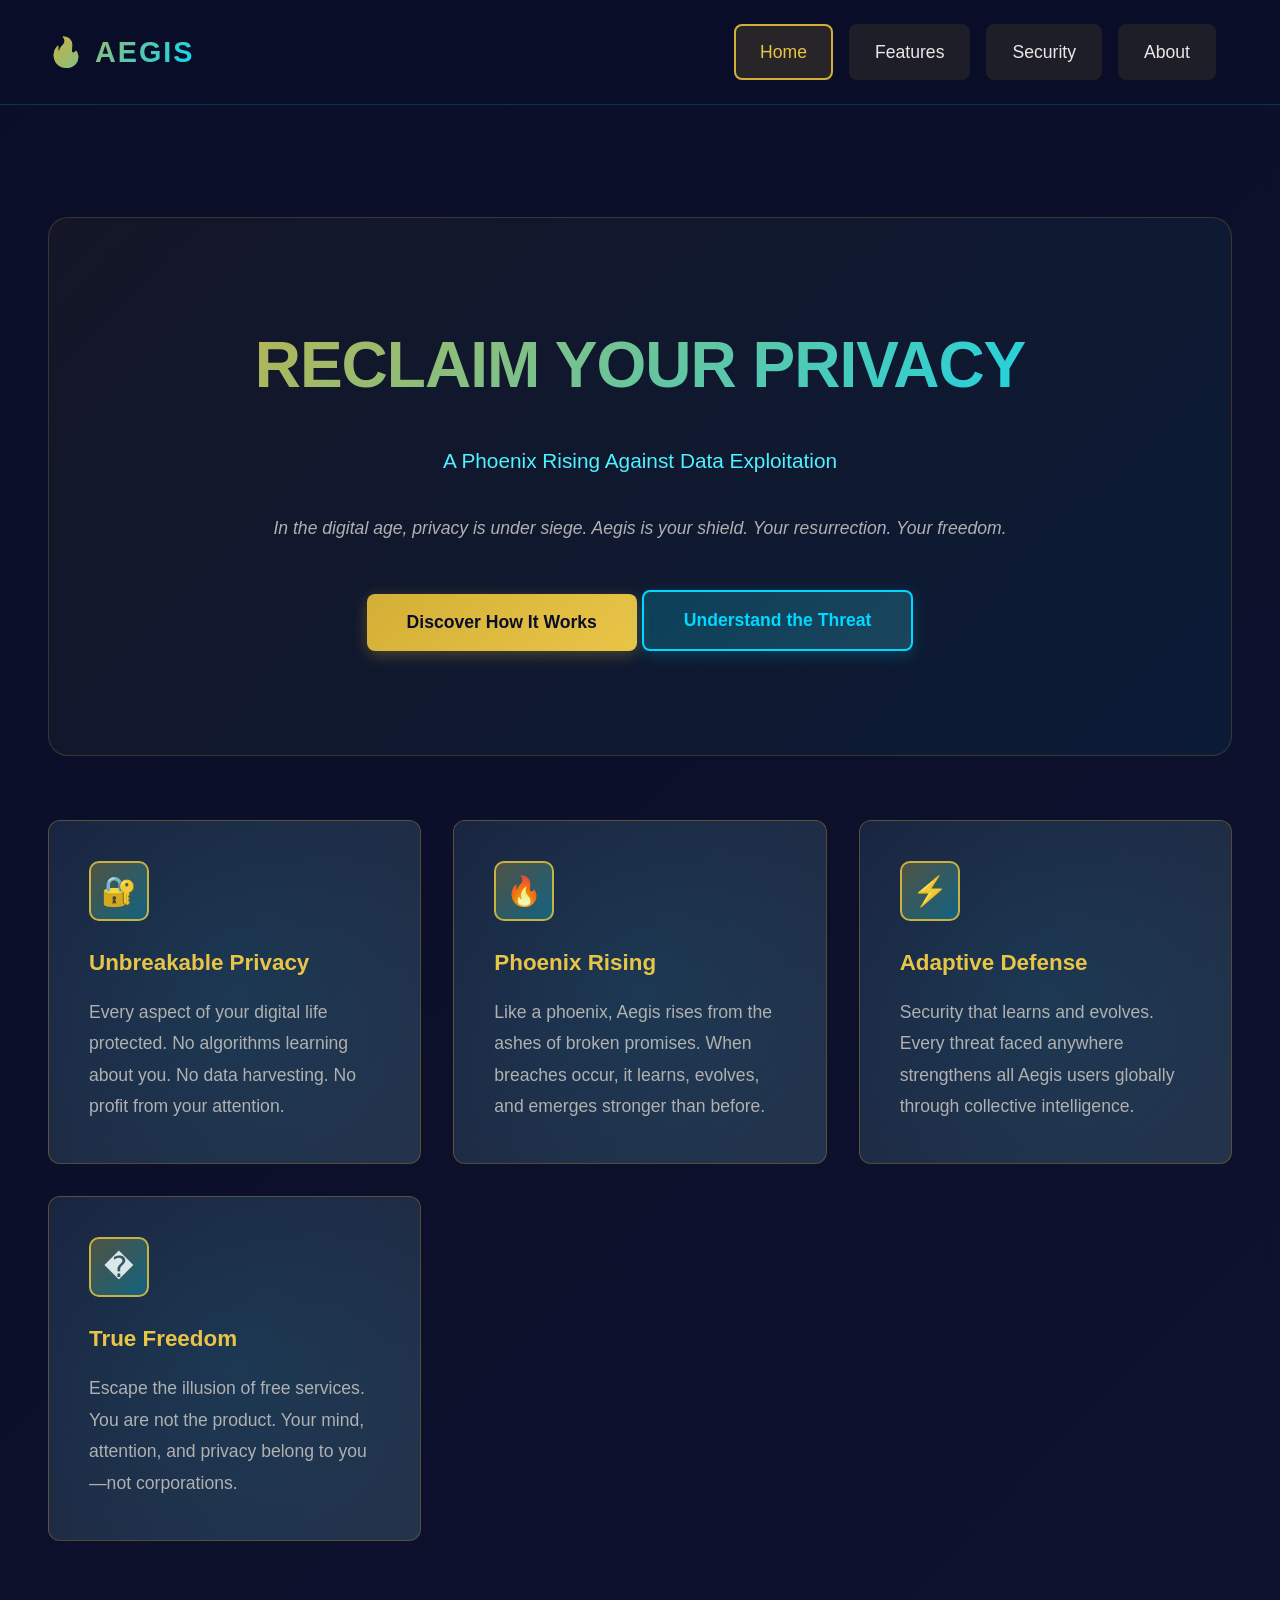
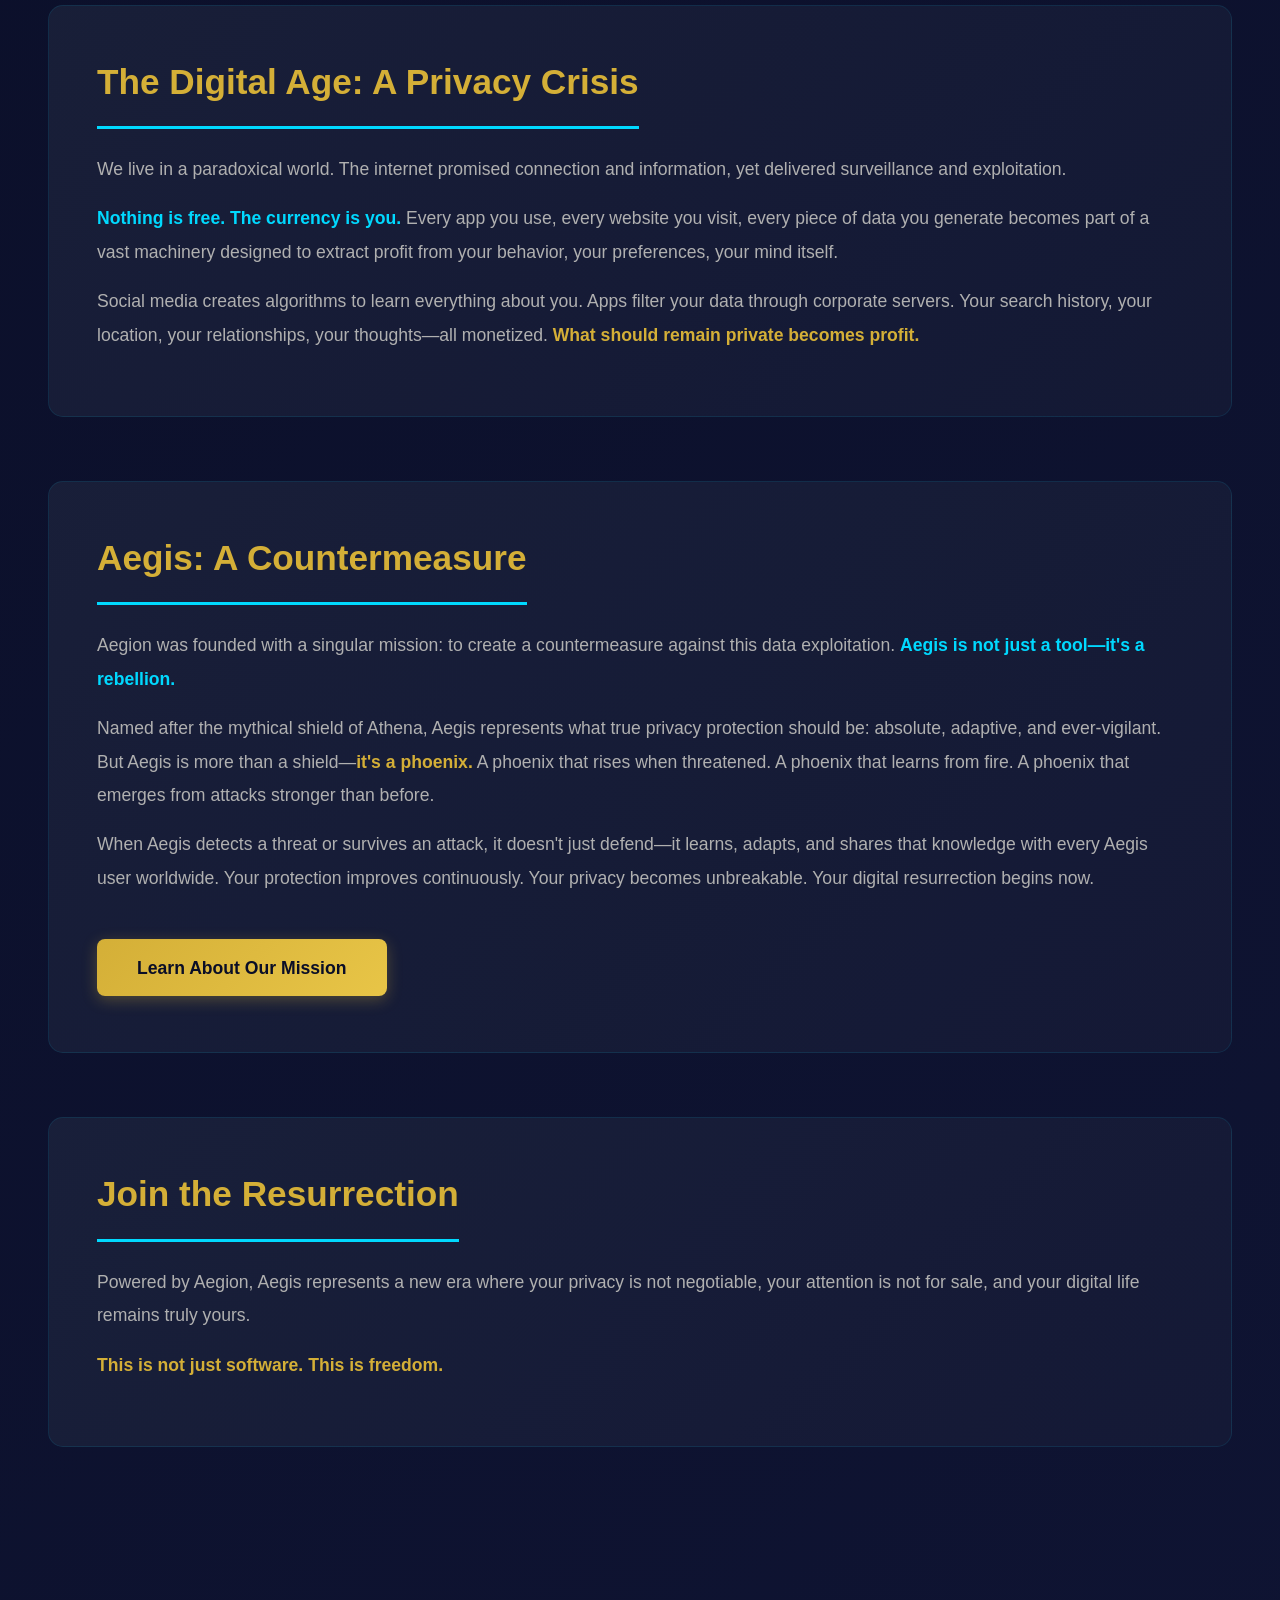
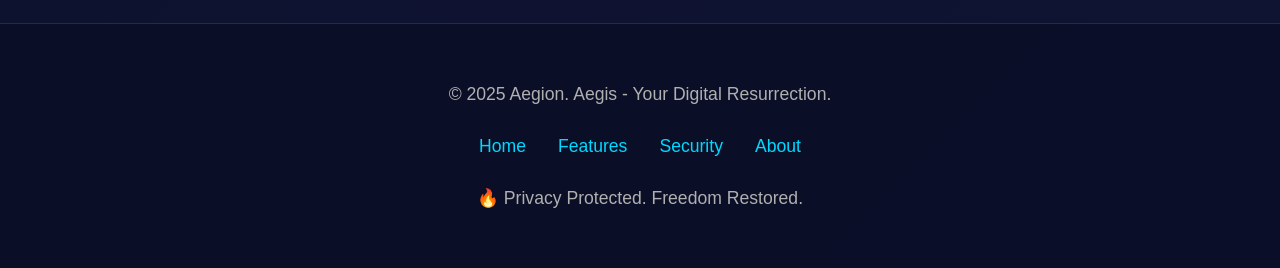
<file: aegion website/paginas/index.html>
<!DOCTYPE html>
<html lang="en">
<head>
    <meta charset="UTF-8">
    <meta name="viewport" content="width=device-width, initial-scale=1.0">
    <title>Project Aegis - Reclaim Your Digital Privacy</title>
    <link rel="stylesheet" href="style/style1.css">
</head>
<body>
    <header>
        <div class="logo-section">
            <div class="logo phoenix-logo">🔥 AEGIS</div>
            <nav class="menu1">
                <a href="index.html" class="active">Home</a>
                <a href="pag1.html">Features</a>
                <a href="pag2.html">Security</a>
                <a href="pag3.html">About</a>
            </nav>
        </div>
    </header>

    <main>
        <section class="hero">
            <h1>RECLAIM YOUR PRIVACY</h1>
            <p class="hero-subtitle">A Phoenix Rising Against Data Exploitation</p>
            <p class="tagline">In the digital age, privacy is under siege. Aegis is your shield. Your resurrection. Your freedom.</p>
            <br>
            <a href="pag1.html" class="btn">Discover How It Works</a>
            <a href="pag2.html" class="btn btn-secondary">Understand the Threat</a>
        </section>

        <div class="features-container">
            <div class="feature-card">
                <div class="feature-icon">🔐</div>
                <h3>Unbreakable Privacy</h3>
                <p>Every aspect of your digital life protected. No algorithms learning about you. No data harvesting. No profit from your attention.</p>
            </div>

            <div class="feature-card">
                <div class="feature-icon">🔥</div>
                <h3>Phoenix Rising</h3>
                <p>Like a phoenix, Aegis rises from the ashes of broken promises. When breaches occur, it learns, evolves, and emerges stronger than before.</p>
            </div>

            <div class="feature-card">
                <div class="feature-icon">⚡</div>
                <h3>Adaptive Defense</h3>
                <p>Security that learns and evolves. Every threat faced anywhere strengthens all Aegis users globally through collective intelligence.</p>
            </div>

            <div class="feature-card">
                <div class="feature-icon">�</div>
                <h3>True Freedom</h3>
                <p>Escape the illusion of free services. You are not the product. Your mind, attention, and privacy belong to you—not corporations.</p>
            </div>
        </div>

        <section>
            <h2>The Digital Age: A Privacy Crisis</h2>
            <p>
                We live in a paradoxical world. The internet promised connection and information, yet delivered surveillance and exploitation.
            </p>
            <p>
                <strong style="color: var(--cyan);">Nothing is free. The currency is you.</strong> Every app you use, every website you visit, every piece of data you generate 
                becomes part of a vast machinery designed to extract profit from your behavior, your preferences, your mind itself.
            </p>
            <p>
                Social media creates algorithms to learn everything about you. Apps filter your data through corporate servers. Your search history, 
                your location, your relationships, your thoughts—all monetized. <strong style="color: var(--gold);">What should remain private becomes profit.</strong>
            </p>
        </section>

        <section>
            <h2>Aegis: A Countermeasure</h2>
            <p>
                Aegion was founded with a singular mission: to create a countermeasure against this data exploitation. 
                <strong style="color: var(--cyan);">Aegis is not just a tool—it's a rebellion.</strong>
            </p>
            <p>
                Named after the mythical shield of Athena, Aegis represents what true privacy protection should be: absolute, adaptive, and ever-vigilant. 
                But Aegis is more than a shield—<strong style="color: var(--gold);">it's a phoenix.</strong> A phoenix that rises when threatened. 
                A phoenix that learns from fire. A phoenix that emerges from attacks stronger than before.
            </p>
            <p>
                When Aegis detects a threat or survives an attack, it doesn't just defend—it learns, adapts, and shares that knowledge with every Aegis user worldwide. 
                Your protection improves continuously. Your privacy becomes unbreakable. Your digital resurrection begins now.
            </p>
            <br>
            <a href="pag3.html" class="btn">Learn About Our Mission</a>
        </section>

        <section>
            <h2>Join the Resurrection</h2>
            <p>
                Powered by Aegion, Aegis represents a new era where your privacy is not negotiable, your attention is not for sale, 
                and your digital life remains truly yours.
            </p>
            <p>
                <strong style="color: var(--gold);">This is not just software. This is freedom.</strong>
            </p>
        </section>
    </main>

    <footer>
        <p>&copy; 2025 Aegion. Aegis - Your Digital Resurrection.</p>
        <div class="footer-links">
            <a href="index.html">Home</a>
            <a href="pag1.html">Features</a>
            <a href="pag2.html">Security</a>
            <a href="pag3.html">About</a>
        </div>
        <p>🔥 Privacy Protected. Freedom Restored.</p>
    </footer>
</body>
</html>
</file>
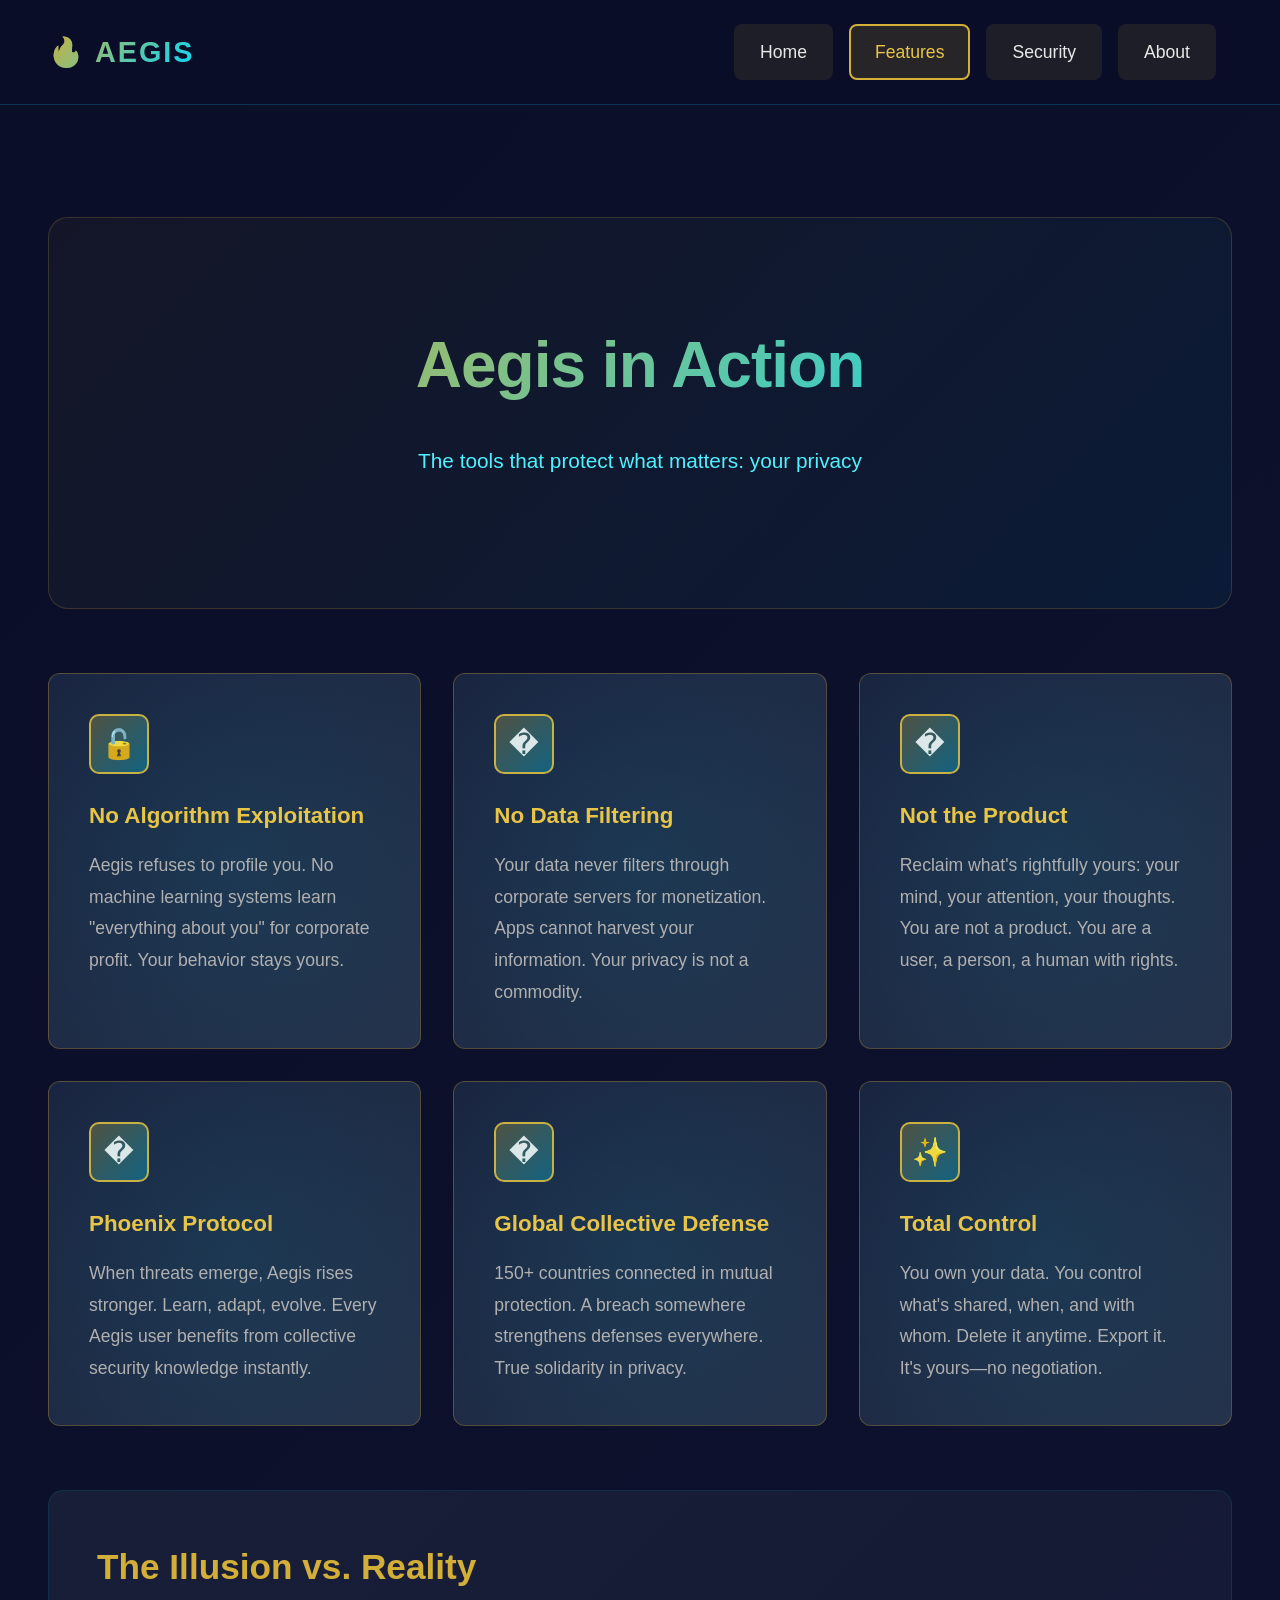
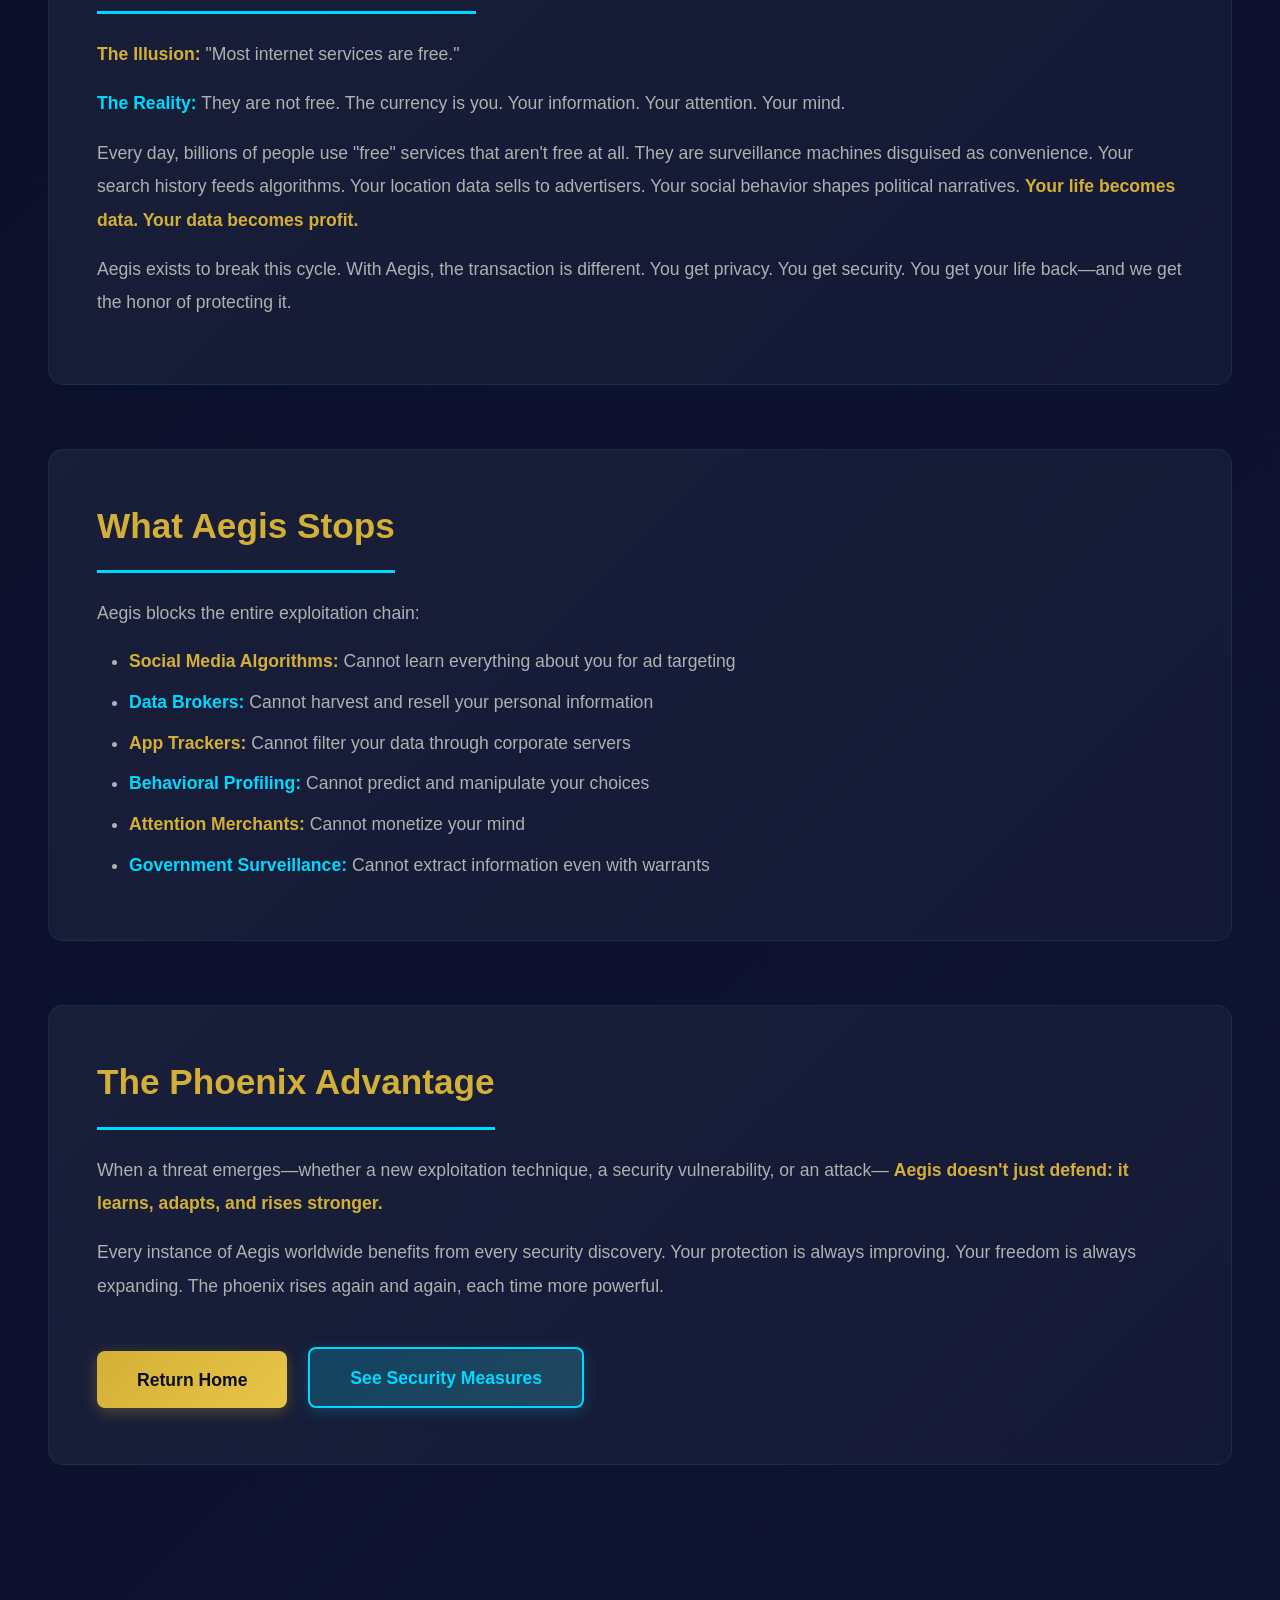
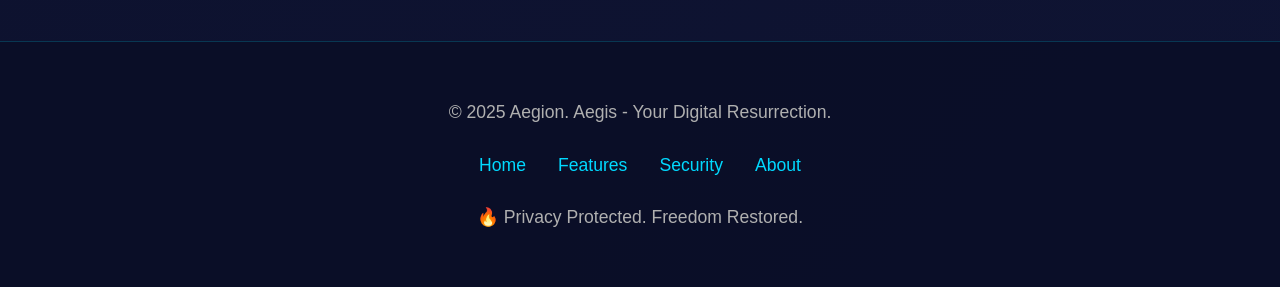
<file: aegion website/paginas/pag1.html>
<!DOCTYPE html>
<html lang="en">
<head>
    <meta charset="UTF-8">
    <meta name="viewport" content="width=device-width, initial-scale=1.0">
    <title>Features - How Aegis Protects You</title>
    <link rel="stylesheet" href="style/style1.css">
</head>
<body>
    <header>
        <div class="logo-section">
            <div class="logo phoenix-logo">🔥 AEGIS</div>
            <nav class="menu1">
                <a href="index.html">Home</a>
                <a href="pag1.html" class="active">Features</a>
                <a href="pag2.html">Security</a>
                <a href="pag3.html">About</a>
            </nav>
        </div>
    </header>

    <main>
        <section class="hero">
            <h1>Aegis in Action</h1>
            <p class="hero-subtitle">The tools that protect what matters: your privacy</p>
        </section>

        <div class="features-container">
            <div class="feature-card">
                <div class="feature-icon">🔓</div>
                <h3>No Algorithm Exploitation</h3>
                <p>Aegis refuses to profile you. No machine learning systems learn "everything about you" for corporate profit. Your behavior stays yours.</p>
            </div>

            <div class="feature-card">
                <div class="feature-icon">�</div>
                <h3>No Data Filtering</h3>
                <p>Your data never filters through corporate servers for monetization. Apps cannot harvest your information. Your privacy is not a commodity.</p>
            </div>

            <div class="feature-card">
                <div class="feature-icon">�</div>
                <h3>Not the Product</h3>
                <p>Reclaim what's rightfully yours: your mind, your attention, your thoughts. You are not a product. You are a user, a person, a human with rights.</p>
            </div>

            <div class="feature-card">
                <div class="feature-icon">�</div>
                <h3>Phoenix Protocol</h3>
                <p>When threats emerge, Aegis rises stronger. Learn, adapt, evolve. Every Aegis user benefits from collective security knowledge instantly.</p>
            </div>

            <div class="feature-card">
                <div class="feature-icon">�</div>
                <h3>Global Collective Defense</h3>
                <p>150+ countries connected in mutual protection. A breach somewhere strengthens defenses everywhere. True solidarity in privacy.</p>
            </div>

            <div class="feature-card">
                <div class="feature-icon">✨</div>
                <h3>Total Control</h3>
                <p>You own your data. You control what's shared, when, and with whom. Delete it anytime. Export it. It's yours—no negotiation.</p>
            </div>
        </div>

        <section>
            <h2>The Illusion vs. Reality</h2>
            <p>
                <strong style="color: var(--gold);">The Illusion:</strong> "Most internet services are free."
            </p>
            <p>
                <strong style="color: var(--cyan);">The Reality:</strong> They are not free. The currency is you. Your information. Your attention. Your mind.
            </p>
            <p>
                Every day, billions of people use "free" services that aren't free at all. They are surveillance machines disguised as convenience. 
                Your search history feeds algorithms. Your location data sells to advertisers. Your social behavior shapes political narratives. 
                <strong style="color: var(--gold);">Your life becomes data. Your data becomes profit.</strong>
            </p>
            <p>
                Aegis exists to break this cycle. With Aegis, the transaction is different. You get privacy. You get security. 
                You get your life back—and we get the honor of protecting it.
            </p>
        </section>

        <section>
            <h2>What Aegis Stops</h2>
            <p>
                Aegis blocks the entire exploitation chain:
            </p>
            <ul style="color: var(--text-secondary); margin-left: 2rem; margin-top: 1rem;">
                <li style="margin: 0.8rem 0;"><strong style="color: var(--gold);">Social Media Algorithms:</strong> Cannot learn everything about you for ad targeting</li>
                <li style="margin: 0.8rem 0;"><strong style="color: var(--cyan);">Data Brokers:</strong> Cannot harvest and resell your personal information</li>
                <li style="margin: 0.8rem 0;"><strong style="color: var(--gold);">App Trackers:</strong> Cannot filter your data through corporate servers</li>
                <li style="margin: 0.8rem 0;"><strong style="color: var(--cyan);">Behavioral Profiling:</strong> Cannot predict and manipulate your choices</li>
                <li style="margin: 0.8rem 0;"><strong style="color: var(--gold);">Attention Merchants:</strong> Cannot monetize your mind</li>
                <li style="margin: 0.8rem 0;"><strong style="color: var(--cyan);">Government Surveillance:</strong> Cannot extract information even with warrants</li>
            </ul>
        </section>

        <section>
            <h2>The Phoenix Advantage</h2>
            <p>
                When a threat emerges—whether a new exploitation technique, a security vulnerability, or an attack—
                <strong style="color: var(--gold);">Aegis doesn't just defend: it learns, adapts, and rises stronger.</strong>
            </p>
            <p>
                Every instance of Aegis worldwide benefits from every security discovery. Your protection is always improving. 
                Your freedom is always expanding. The phoenix rises again and again, each time more powerful.
            </p>
            <br>
            <a href="index.html" class="btn">Return Home</a>
            <a href="pag2.html" class="btn btn-secondary" style="margin-left: 1rem;">See Security Measures</a>
        </section>
    </main>

    <footer>
        <p>&copy; 2025 Aegion. Aegis - Your Digital Resurrection.</p>
        <div class="footer-links">
            <a href="index.html">Home</a>
            <a href="pag1.html">Features</a>
            <a href="pag2.html">Security</a>
            <a href="pag3.html">About</a>
        </div>
        <p>🔥 Privacy Protected. Freedom Restored.</p>
    </footer>
</body>
</html>
</file>
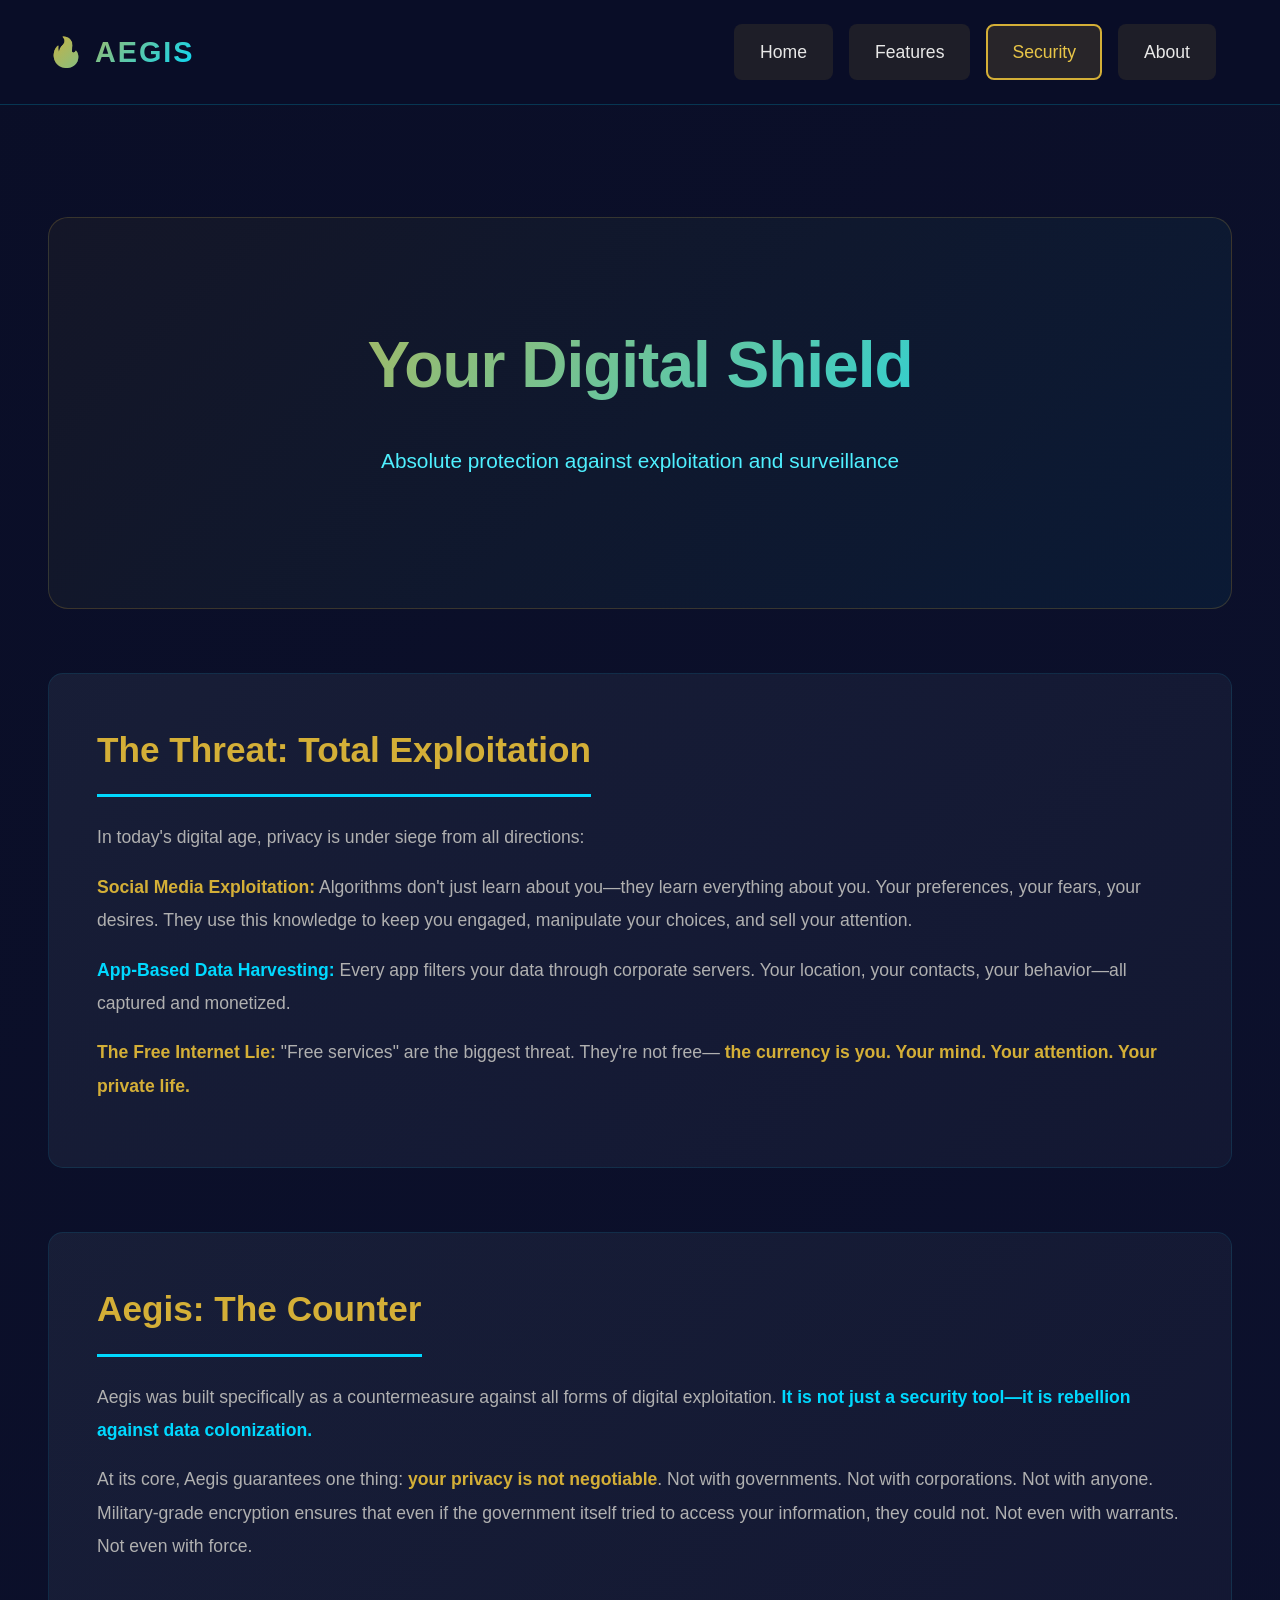
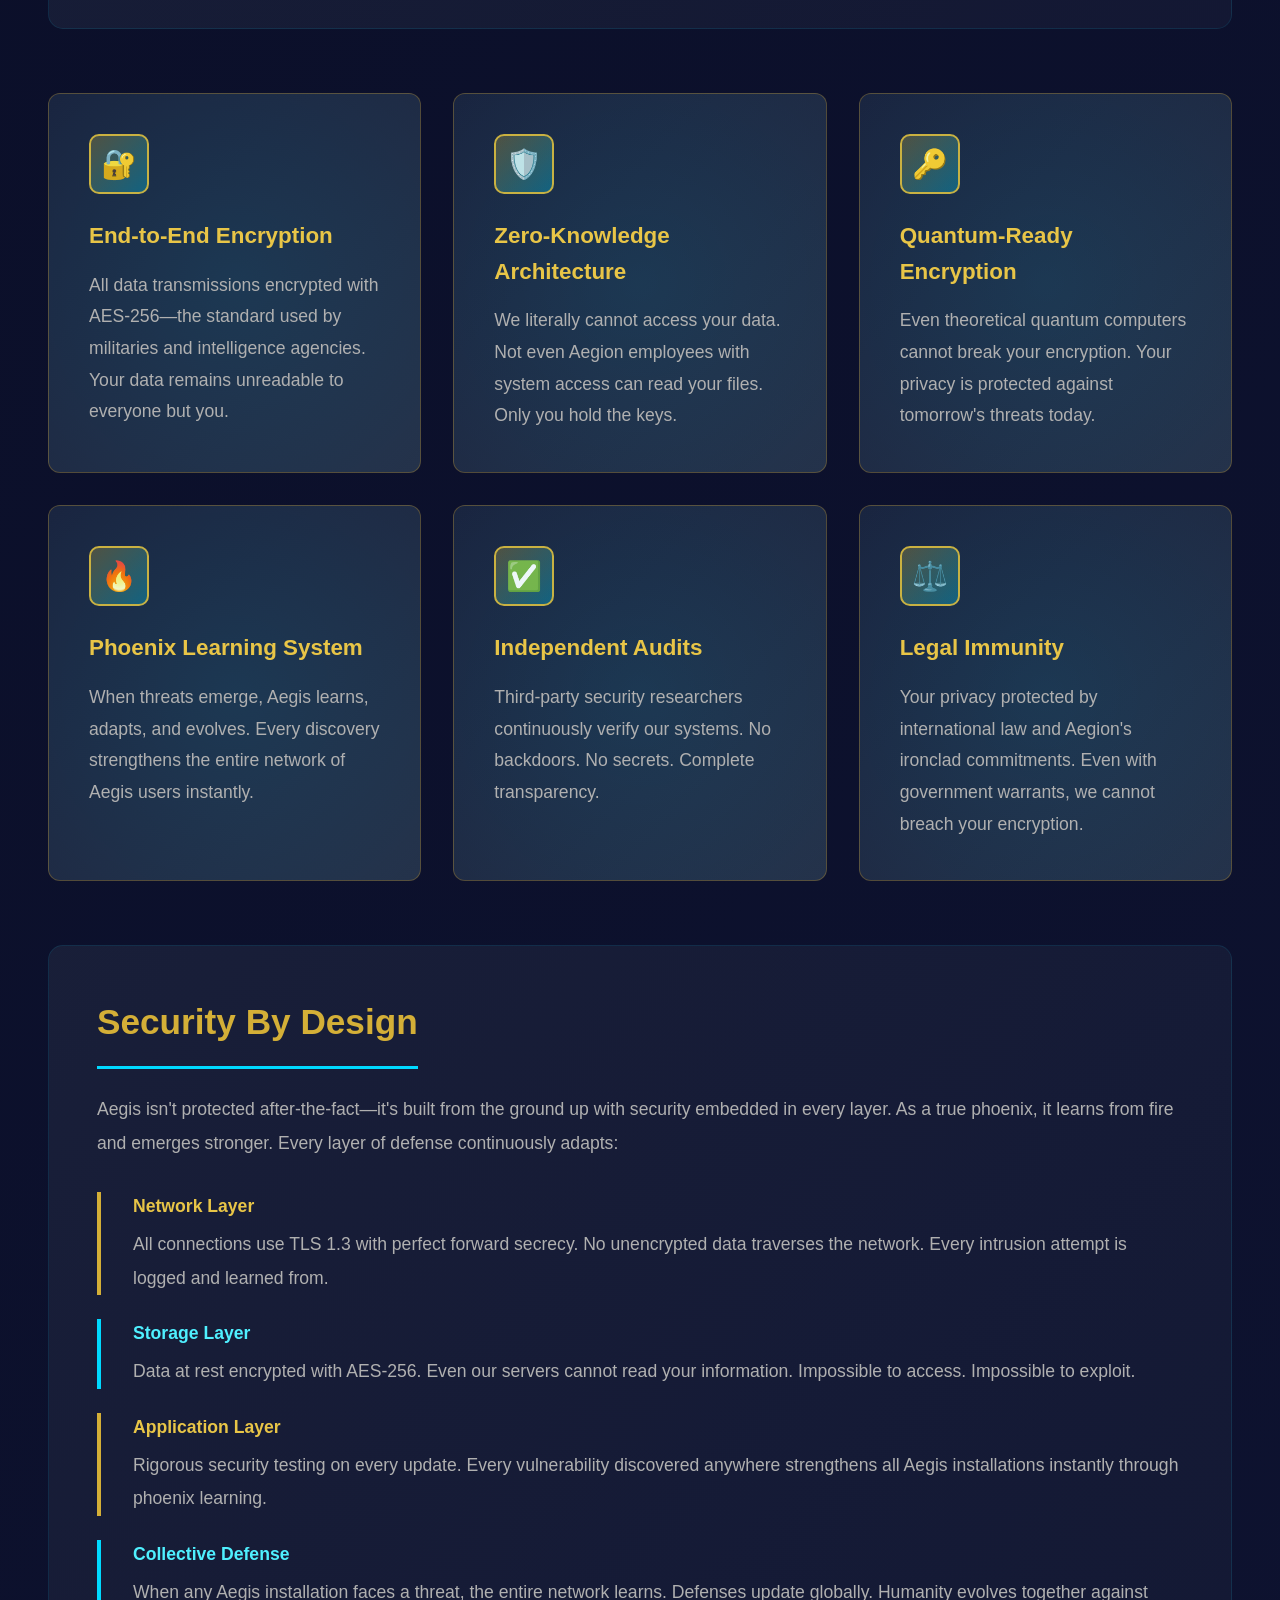
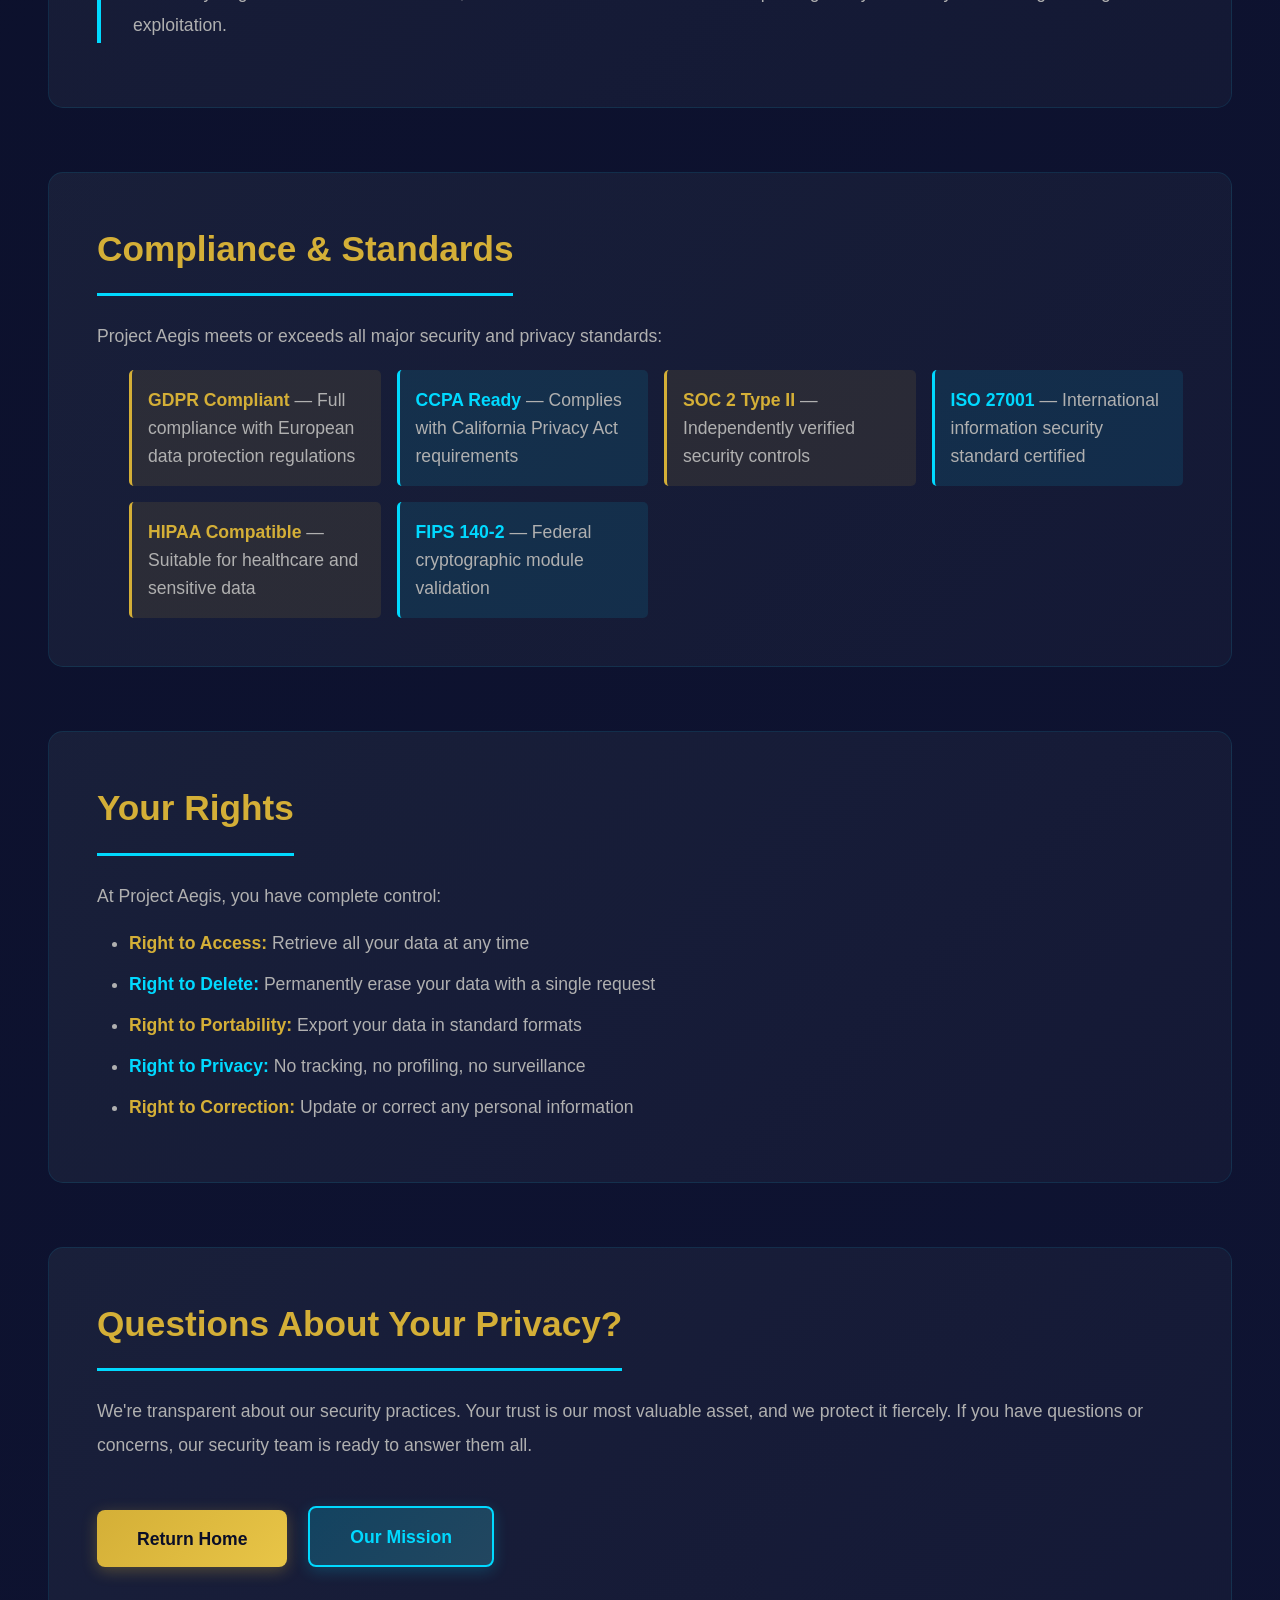
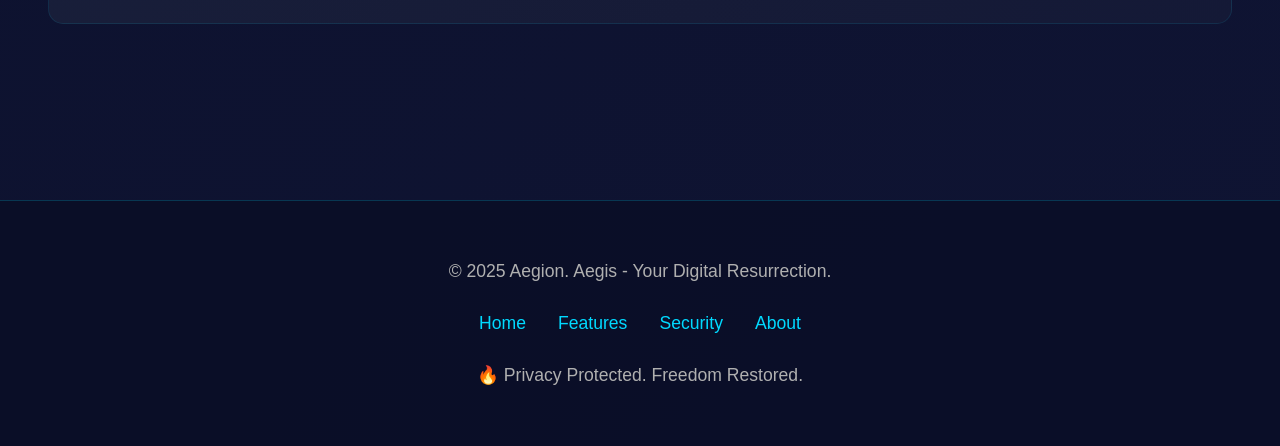
<file: aegion website/paginas/pag2.html>
<!DOCTYPE html>
<html lang="en">
<head>
    <meta charset="UTF-8">
    <meta name="viewport" content="width=device-width, initial-scale=1.0">
    <title>Security - The Aegis Shield</title>
    <link rel="stylesheet" href="style/style1.css">
</head>
<body>
    <header>
        <div class="logo-section">
            <div class="logo phoenix-logo">🔥 AEGIS</div>
            <nav class="menu1">
                <a href="index.html">Home</a>
                <a href="pag1.html">Features</a>
                <a href="pag2.html" class="active">Security</a>
                <a href="pag3.html">About</a>
            </nav>
        </div>
    </header>

    <main>
        <section class="hero">
            <h1>Your Digital Shield</h1>
            <p class="hero-subtitle">Absolute protection against exploitation and surveillance</p>
        </section>

        <section>
            <h2>The Threat: Total Exploitation</h2>
            <p>
                In today's digital age, privacy is under siege from all directions:
            </p>
            <p>
                <strong style="color: var(--gold);">Social Media Exploitation:</strong> Algorithms don't just learn about you—they learn everything about you. 
                Your preferences, your fears, your desires. They use this knowledge to keep you engaged, manipulate your choices, and sell your attention.
            </p>
            <p>
                <strong style="color: var(--cyan);">App-Based Data Harvesting:</strong> Every app filters your data through corporate servers. 
                Your location, your contacts, your behavior—all captured and monetized.
            </p>
            <p>
                <strong style="color: var(--gold);">The Free Internet Lie:</strong> "Free services" are the biggest threat. They're not free—
                <strong style="color: var(--gold);">the currency is you. Your mind. Your attention. Your private life.</strong>
            </p>
        </section>

        <section>
            <h2>Aegis: The Counter</h2>
            <p>
                Aegis was built specifically as a countermeasure against all forms of digital exploitation. 
                <strong style="color: var(--cyan);">It is not just a security tool—it is rebellion against data colonization.</strong>
            </p>
            <p>
                At its core, Aegis guarantees one thing: <strong style="color: var(--gold);">your privacy is not negotiable</strong>. 
                Not with governments. Not with corporations. Not with anyone. Military-grade encryption ensures that even if the government itself tried to access your information, they could not. 
                Not even with warrants. Not even with force.
            </p>
        </section>

        <div class="features-container">
            <div class="feature-card">
                <div class="feature-icon">🔐</div>
                <h3>End-to-End Encryption</h3>
                <p>All data transmissions encrypted with AES-256—the standard used by militaries and intelligence agencies. Your data remains unreadable to everyone but you.</p>
            </div>

            <div class="feature-card">
                <div class="feature-icon">🛡️</div>
                <h3>Zero-Knowledge Architecture</h3>
                <p>We literally cannot access your data. Not even Aegion employees with system access can read your files. Only you hold the keys.</p>
            </div>

            <div class="feature-card">
                <div class="feature-icon">🔑</div>
                <h3>Quantum-Ready Encryption</h3>
                <p>Even theoretical quantum computers cannot break your encryption. Your privacy is protected against tomorrow's threats today.</p>
            </div>

            <div class="feature-card">
                <div class="feature-icon">🔥</div>
                <h3>Phoenix Learning System</h3>
                <p>When threats emerge, Aegis learns, adapts, and evolves. Every discovery strengthens the entire network of Aegis users instantly.</p>
            </div>

            <div class="feature-card">
                <div class="feature-icon">✅</div>
                <h3>Independent Audits</h3>
                <p>Third-party security researchers continuously verify our systems. No backdoors. No secrets. Complete transparency.</p>
            </div>

            <div class="feature-card">
                <div class="feature-icon">⚖️</div>
                <h3>Legal Immunity</h3>
                <p>Your privacy protected by international law and Aegion's ironclad commitments. Even with government warrants, we cannot breach your encryption.</p>
            </div>
        </div>

        <section>
            <h2>Security By Design</h2>
            <p>
                Aegis isn't protected after-the-fact—it's built from the ground up with security embedded in every layer. 
                As a true phoenix, it learns from fire and emerges stronger. Every layer of defense continuously adapts:
            </p>
            <div style="margin-top: 2rem; color: var(--text-secondary);">
                <div style="margin-bottom: 1.5rem; padding-left: 2rem; border-left: 4px solid var(--gold);">
                    <h4 style="color: var(--gold-light); margin-bottom: 0.5rem;">Network Layer</h4>
                    <p>All connections use TLS 1.3 with perfect forward secrecy. No unencrypted data traverses the network. Every intrusion attempt is logged and learned from.</p>
                </div>
                <div style="margin-bottom: 1.5rem; padding-left: 2rem; border-left: 4px solid var(--cyan);">
                    <h4 style="color: var(--cyan-light); margin-bottom: 0.5rem;">Storage Layer</h4>
                    <p>Data at rest encrypted with AES-256. Even our servers cannot read your information. Impossible to access. Impossible to exploit.</p>
                </div>
                <div style="margin-bottom: 1.5rem; padding-left: 2rem; border-left: 4px solid var(--gold);">
                    <h4 style="color: var(--gold-light); margin-bottom: 0.5rem;">Application Layer</h4>
                    <p>Rigorous security testing on every update. Every vulnerability discovered anywhere strengthens all Aegis installations instantly through phoenix learning.</p>
                </div>
                <div style="padding-left: 2rem; border-left: 4px solid var(--cyan);">
                    <h4 style="color: var(--cyan-light); margin-bottom: 0.5rem;">Collective Defense</h4>
                    <p>When any Aegis installation faces a threat, the entire network learns. Defenses update globally. Humanity evolves together against exploitation.</p>
                </div>
            </div>
        </section>

        <section>
            <h2>Compliance & Standards</h2>
            <p>
                Project Aegis meets or exceeds all major security and privacy standards:
            </p>
            <ul style="color: var(--text-secondary); margin-left: 2rem; margin-top: 1rem; display: grid; grid-template-columns: repeat(auto-fit, minmax(250px, 1fr)); gap: 1rem; list-style: none;">
                <li style="padding: 1rem; background: rgba(212, 175, 55, 0.1); border-left: 3px solid var(--gold); border-radius: 5px;">
                    <strong style="color: var(--gold);">GDPR Compliant</strong> — Full compliance with European data protection regulations
                </li>
                <li style="padding: 1rem; background: rgba(0, 217, 255, 0.1); border-left: 3px solid var(--cyan); border-radius: 5px;">
                    <strong style="color: var(--cyan);">CCPA Ready</strong> — Complies with California Privacy Act requirements
                </li>
                <li style="padding: 1rem; background: rgba(212, 175, 55, 0.1); border-left: 3px solid var(--gold); border-radius: 5px;">
                    <strong style="color: var(--gold);">SOC 2 Type II</strong> — Independently verified security controls
                </li>
                <li style="padding: 1rem; background: rgba(0, 217, 255, 0.1); border-left: 3px solid var(--cyan); border-radius: 5px;">
                    <strong style="color: var(--cyan);">ISO 27001</strong> — International information security standard certified
                </li>
                <li style="padding: 1rem; background: rgba(212, 175, 55, 0.1); border-left: 3px solid var(--gold); border-radius: 5px;">
                    <strong style="color: var(--gold);">HIPAA Compatible</strong> — Suitable for healthcare and sensitive data
                </li>
                <li style="padding: 1rem; background: rgba(0, 217, 255, 0.1); border-left: 3px solid var(--cyan); border-radius: 5px;">
                    <strong style="color: var(--cyan);">FIPS 140-2</strong> — Federal cryptographic module validation
                </li>
            </ul>
        </section>

        <section>
            <h2>Your Rights</h2>
            <p>
                At Project Aegis, you have complete control:
            </p>
            <ul style="color: var(--text-secondary); margin-left: 2rem; margin-top: 1rem;">
                <li style="margin: 0.8rem 0;"><strong style="color: var(--gold);">Right to Access:</strong> Retrieve all your data at any time</li>
                <li style="margin: 0.8rem 0;"><strong style="color: var(--cyan);">Right to Delete:</strong> Permanently erase your data with a single request</li>
                <li style="margin: 0.8rem 0;"><strong style="color: var(--gold);">Right to Portability:</strong> Export your data in standard formats</li>
                <li style="margin: 0.8rem 0;"><strong style="color: var(--cyan);">Right to Privacy:</strong> No tracking, no profiling, no surveillance</li>
                <li style="margin: 0.8rem 0;"><strong style="color: var(--gold);">Right to Correction:</strong> Update or correct any personal information</li>
            </ul>
        </section>

        <section>
            <h2>Questions About Your Privacy?</h2>
            <p>
                We're transparent about our security practices. Your trust is our most valuable asset, and we protect it fiercely.
                If you have questions or concerns, our security team is ready to answer them all.
            </p>
            <br>
            <a href="index.html" class="btn">Return Home</a>
            <a href="pag3.html" class="btn btn-secondary" style="margin-left: 1rem;">Our Mission</a>
        </section>
    </main>

    <footer>
        <p>&copy; 2025 Aegion. Aegis - Your Digital Resurrection.</p>
        <div class="footer-links">
            <a href="index.html">Home</a>
            <a href="pag1.html">Features</a>
            <a href="pag2.html">Security</a>
            <a href="pag3.html">About</a>
        </div>
        <p>🔥 Privacy Protected. Freedom Restored.</p>
    </footer>
</body>
</html>
</file>
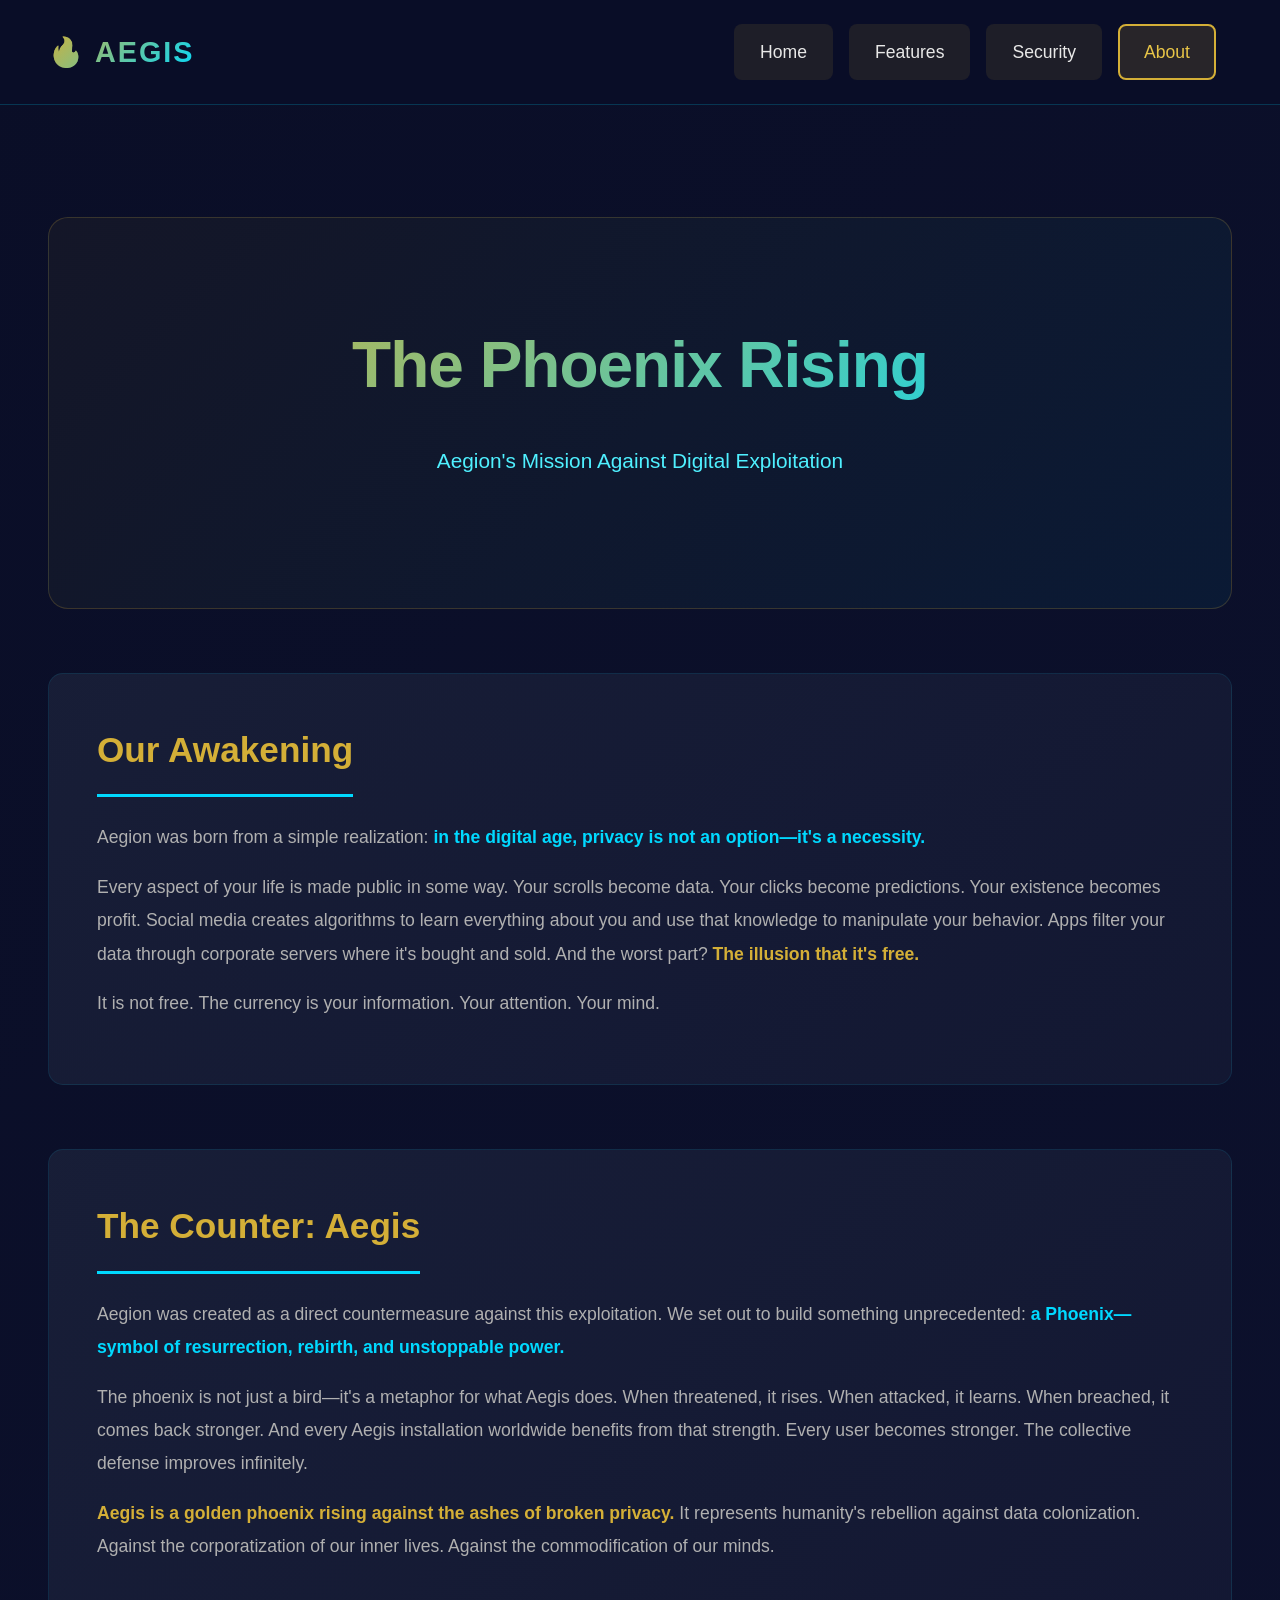
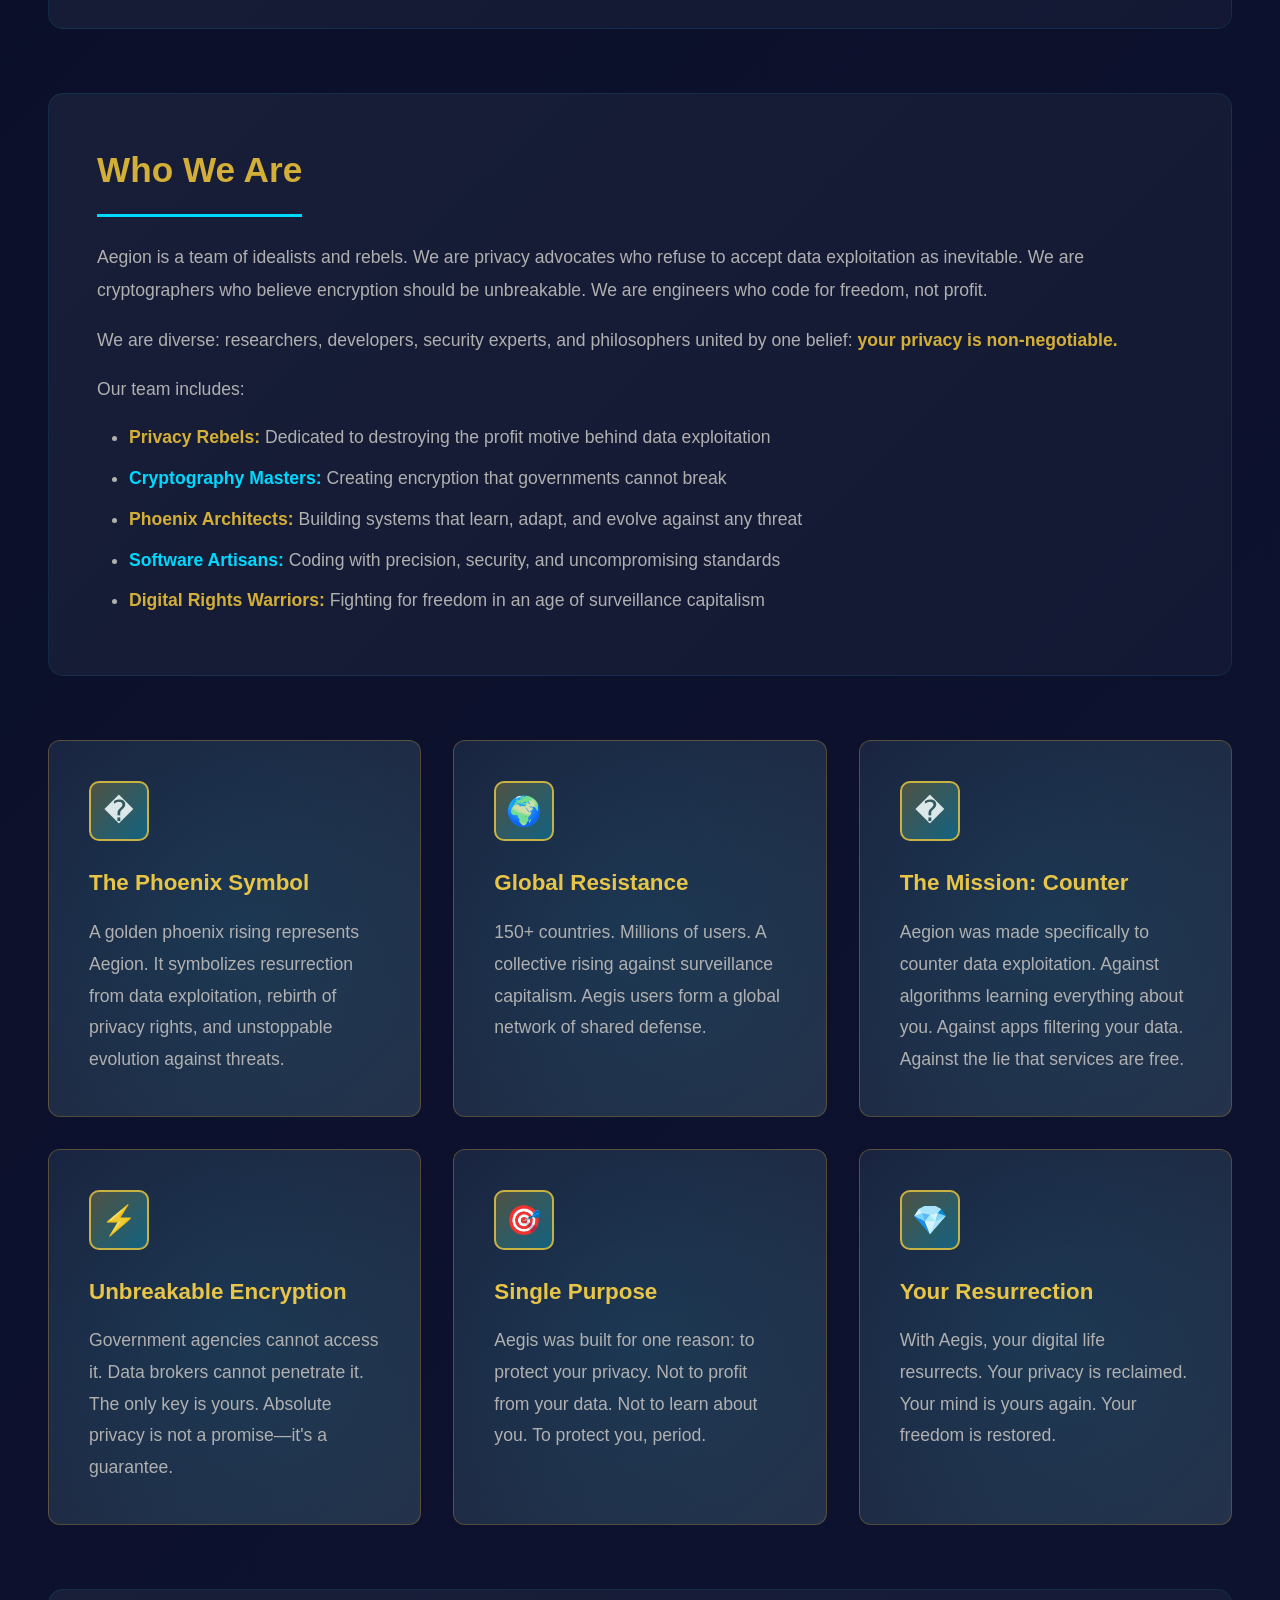
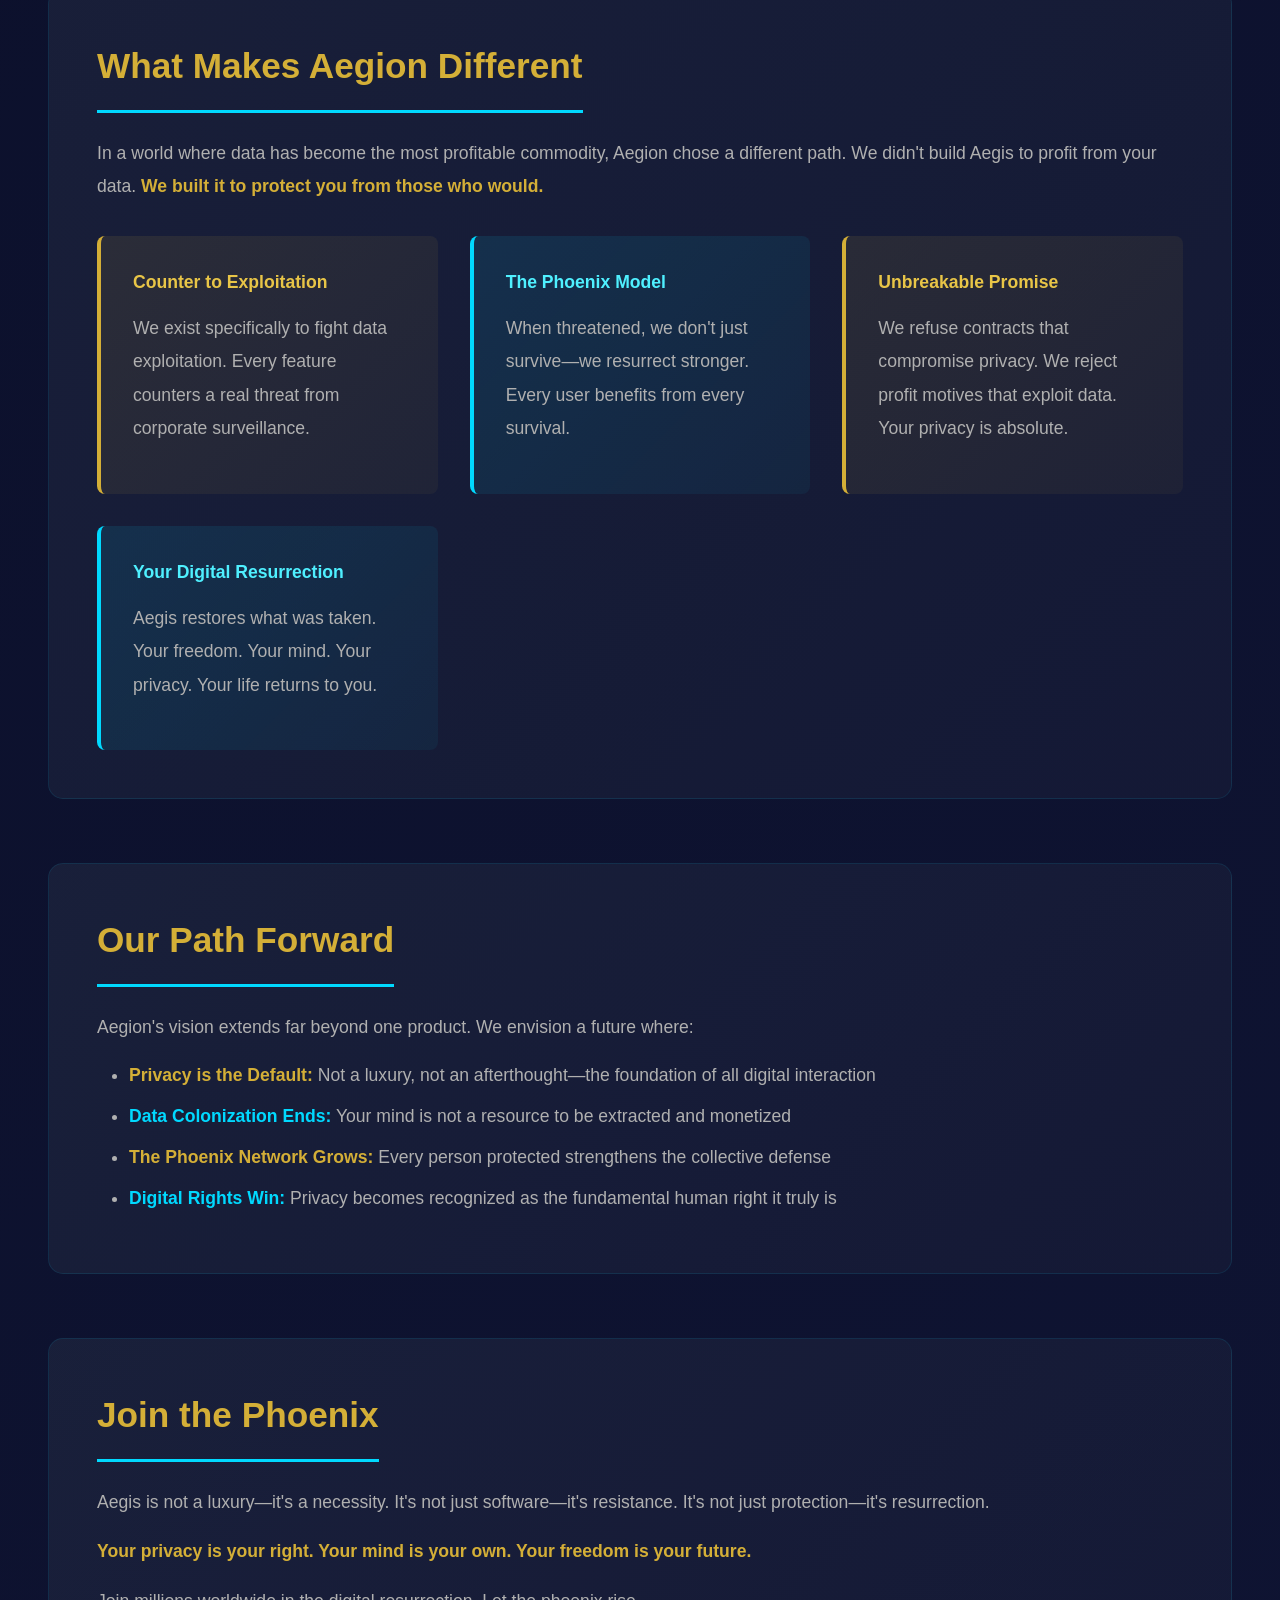
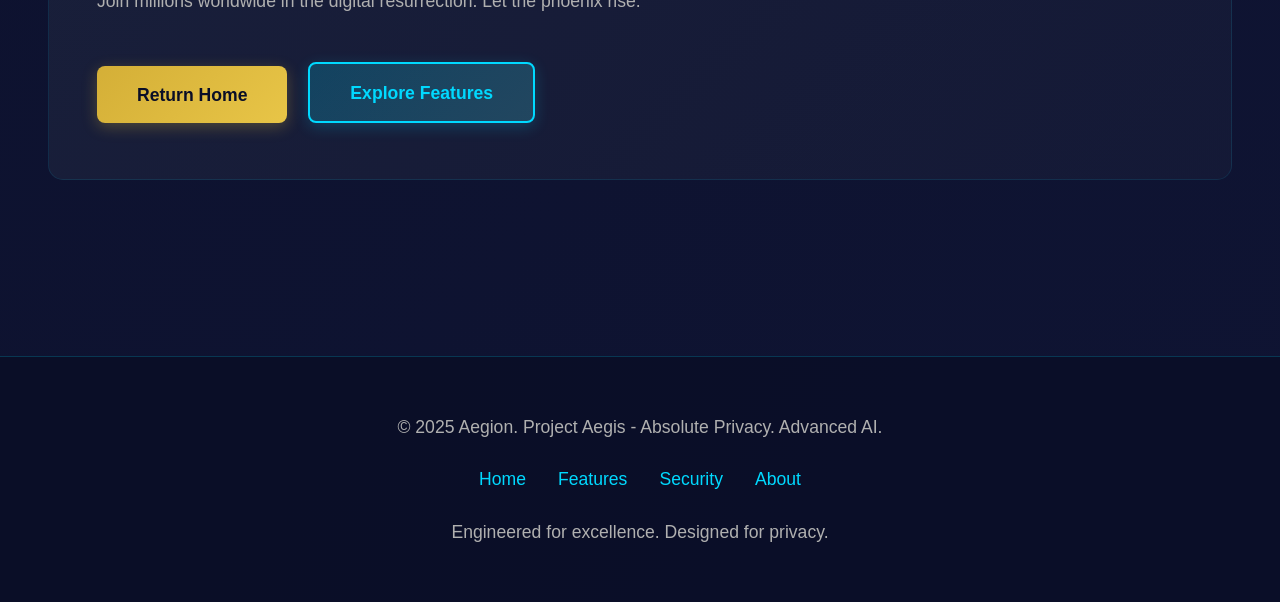
<file: aegion website/paginas/pag3.html>
<!DOCTYPE html>
<html lang="en">
<head>
    <meta charset="UTF-8">
    <meta name="viewport" content="width=device-width, initial-scale=1.0">
    <title>About - Aegion & The Phoenix Mission</title>
    <link rel="stylesheet" href="style/style1.css">
</head>
<body>
    <header>
        <div class="logo-section">
            <div class="logo phoenix-logo">🔥 AEGIS</div>
            <nav class="menu1">
                <a href="index.html">Home</a>
                <a href="pag1.html">Features</a>
                <a href="pag2.html">Security</a>
                <a href="pag3.html" class="active">About</a>
            </nav>
        </div>
    </header>

    <main>
        <section class="hero">
            <h1>The Phoenix Rising</h1>
            <p class="hero-subtitle">Aegion's Mission Against Digital Exploitation</p>
        </section>

        <section>
            <h2>Our Awakening</h2>
            <p>
                Aegion was born from a simple realization: <strong style="color: var(--cyan);">in the digital age, privacy is not an option—it's a necessity.</strong>
            </p>
            <p>
                Every aspect of your life is made public in some way. Your scrolls become data. Your clicks become predictions. Your existence becomes profit. 
                Social media creates algorithms to learn everything about you and use that knowledge to manipulate your behavior. Apps filter your data through 
                corporate servers where it's bought and sold. And the worst part? <strong style="color: var(--gold);">The illusion that it's free.</strong>
            </p>
            <p>
                It is not free. The currency is your information. Your attention. Your mind.
            </p>
        </section>

        <section>
            <h2>The Counter: Aegis</h2>
            <p>
                Aegion was created as a direct countermeasure against this exploitation. We set out to build something unprecedented: 
                <strong style="color: var(--cyan);">a Phoenix—symbol of resurrection, rebirth, and unstoppable power.</strong>
            </p>
            <p>
                The phoenix is not just a bird—it's a metaphor for what Aegis does. When threatened, it rises. When attacked, it learns. 
                When breached, it comes back stronger. And every Aegis installation worldwide benefits from that strength. Every user becomes stronger. 
                The collective defense improves infinitely.
            </p>
            <p>
                <strong style="color: var(--gold);">Aegis is a golden phoenix rising against the ashes of broken privacy.</strong> 
                It represents humanity's rebellion against data colonization. Against the corporatization of our inner lives. Against the commodification of our minds.
            </p>
        </section>

        <section>
            <h2>Who We Are</h2>
            <p>
                Aegion is a team of idealists and rebels. We are privacy advocates who refuse to accept data exploitation as inevitable. 
                We are cryptographers who believe encryption should be unbreakable. We are engineers who code for freedom, not profit.
            </p>
            <p>
                We are diverse: researchers, developers, security experts, and philosophers united by one belief:
                <strong style="color: var(--gold);">your privacy is non-negotiable.</strong>
            </p>
            <p>
                Our team includes:
            </p>
            <ul style="color: var(--text-secondary); margin-left: 2rem; margin-top: 1rem;">
                <li style="margin: 0.8rem 0;"><strong style="color: var(--gold);">Privacy Rebels:</strong> Dedicated to destroying the profit motive behind data exploitation</li>
                <li style="margin: 0.8rem 0;"><strong style="color: var(--cyan);">Cryptography Masters:</strong> Creating encryption that governments cannot break</li>
                <li style="margin: 0.8rem 0;"><strong style="color: var(--gold);">Phoenix Architects:</strong> Building systems that learn, adapt, and evolve against any threat</li>
                <li style="margin: 0.8rem 0;"><strong style="color: var(--cyan);">Software Artisans:</strong> Coding with precision, security, and uncompromising standards</li>
                <li style="margin: 0.8rem 0;"><strong style="color: var(--gold);">Digital Rights Warriors:</strong> Fighting for freedom in an age of surveillance capitalism</li>
            </ul>
        </section>

        <div class="features-container">
            <div class="feature-card">
                <div class="feature-icon">�</div>
                <h3>The Phoenix Symbol</h3>
                <p>A golden phoenix rising represents Aegion. It symbolizes resurrection from data exploitation, rebirth of privacy rights, and unstoppable evolution against threats.</p>
            </div>

            <div class="feature-card">
                <div class="feature-icon">🌍</div>
                <h3>Global Resistance</h3>
                <p>150+ countries. Millions of users. A collective rising against surveillance capitalism. Aegis users form a global network of shared defense.</p>
            </div>

            <div class="feature-card">
                <div class="feature-icon">�</div>
                <h3>The Mission: Counter</h3>
                <p>Aegion was made specifically to counter data exploitation. Against algorithms learning everything about you. Against apps filtering your data. Against the lie that services are free.</p>
            </div>

            <div class="feature-card">
                <div class="feature-icon">⚡</div>
                <h3>Unbreakable Encryption</h3>
                <p>Government agencies cannot access it. Data brokers cannot penetrate it. The only key is yours. Absolute privacy is not a promise—it's a guarantee.</p>
            </div>

            <div class="feature-card">
                <div class="feature-icon">🎯</div>
                <h3>Single Purpose</h3>
                <p>Aegis was built for one reason: to protect your privacy. Not to profit from your data. Not to learn about you. To protect you, period.</p>
            </div>

            <div class="feature-card">
                <div class="feature-icon">💎</div>
                <h3>Your Resurrection</h3>
                <p>With Aegis, your digital life resurrects. Your privacy is reclaimed. Your mind is yours again. Your freedom is restored.</p>
            </div>
        </div>

        <section>
            <h2>What Makes Aegion Different</h2>
            <p>
                In a world where data has become the most profitable commodity, Aegion chose a different path. 
                We didn't build Aegis to profit from your data. <strong style="color: var(--gold);">We built it to protect you from those who would.</strong>
            </p>
            <div style="margin-top: 2rem; display: grid; grid-template-columns: repeat(auto-fit, minmax(280px, 1fr)); gap: 2rem;">
                <div style="padding: 2rem; background: linear-gradient(135deg, rgba(212, 175, 55, 0.1) 0%, rgba(212, 175, 55, 0.05) 100%); border-left: 4px solid var(--gold); border-radius: 8px;">
                    <h4 style="color: var(--gold-light); margin-bottom: 1rem; font-size: 1.1rem;">Counter to Exploitation</h4>
                    <p style="color: var(--text-secondary);">We exist specifically to fight data exploitation. Every feature counters a real threat from corporate surveillance.</p>
                </div>
                <div style="padding: 2rem; background: linear-gradient(135deg, rgba(0, 217, 255, 0.1) 0%, rgba(0, 217, 255, 0.05) 100%); border-left: 4px solid var(--cyan); border-radius: 8px;">
                    <h4 style="color: var(--cyan-light); margin-bottom: 1rem; font-size: 1.1rem;">The Phoenix Model</h4>
                    <p style="color: var(--text-secondary);">When threatened, we don't just survive—we resurrect stronger. Every user benefits from every survival.</p>
                </div>
                <div style="padding: 2rem; background: linear-gradient(135deg, rgba(212, 175, 55, 0.1) 0%, rgba(212, 175, 55, 0.05) 100%); border-left: 4px solid var(--gold); border-radius: 8px;">
                    <h4 style="color: var(--gold-light); margin-bottom: 1rem; font-size: 1.1rem;">Unbreakable Promise</h4>
                    <p style="color: var(--text-secondary);">We refuse contracts that compromise privacy. We reject profit motives that exploit data. Your privacy is absolute.</p>
                </div>
                <div style="padding: 2rem; background: linear-gradient(135deg, rgba(0, 217, 255, 0.1) 0%, rgba(0, 217, 255, 0.05) 100%); border-left: 4px solid var(--cyan); border-radius: 8px;">
                    <h4 style="color: var(--cyan-light); margin-bottom: 1rem; font-size: 1.1rem;">Your Digital Resurrection</h4>
                    <p style="color: var(--text-secondary);">Aegis restores what was taken. Your freedom. Your mind. Your privacy. Your life returns to you.</p>
                </div>
            </div>
        </section>

        <section>
            <h2>Our Path Forward</h2>
            <p>
                Aegion's vision extends far beyond one product. We envision a future where:
            </p>
            <ul style="color: var(--text-secondary); margin-left: 2rem; margin-top: 1rem;">
                <li style="margin: 0.8rem 0;"><strong style="color: var(--gold);">Privacy is the Default:</strong> Not a luxury, not an afterthought—the foundation of all digital interaction</li>
                <li style="margin: 0.8rem 0;"><strong style="color: var(--cyan);">Data Colonization Ends:</strong> Your mind is not a resource to be extracted and monetized</li>
                <li style="margin: 0.8rem 0;"><strong style="color: var(--gold);">The Phoenix Network Grows:</strong> Every person protected strengthens the collective defense</li>
                <li style="margin: 0.8rem 0;"><strong style="color: var(--cyan);">Digital Rights Win:</strong> Privacy becomes recognized as the fundamental human right it truly is</li>
            </ul>
        </section>

        <section>
            <h2>Join the Phoenix</h2>
            <p>
                Aegis is not a luxury—it's a necessity. It's not just software—it's resistance. It's not just protection—it's resurrection.
            </p>
            <p>
                <strong style="color: var(--gold);">Your privacy is your right. Your mind is your own. Your freedom is your future.</strong>
            </p>
            <p>
                Join millions worldwide in the digital resurrection. Let the phoenix rise.
            </p>
            <br>
            <a href="index.html" class="btn">Return Home</a>
            <a href="pag1.html" class="btn btn-secondary" style="margin-left: 1rem;">Explore Features</a>
        </section>
    </main>

    <footer>
        <p>&copy; 2025 Aegion. Project Aegis - Absolute Privacy. Advanced AI.</p>
        <div class="footer-links">
            <a href="index.html">Home</a>
            <a href="pag1.html">Features</a>
            <a href="pag2.html">Security</a>
            <a href="pag3.html">About</a>
        </div>
        <p>Engineered for excellence. Designed for privacy.</p>
    </footer>
</body>
</html>
</file>
<file: aegion website/paginas/style/style1.css>
:root {
    --dark-bg: #0a0e27;
    --dark-secondary: #1a1f3a;
    --dark-tertiary: #252d45;
    --gold: #d4af37;
    --gold-light: #e8c547;
    --cyan: #00d9ff;
    --cyan-light: #4ff0ff;
    --text-primary: #e8e8e8;
    --text-secondary: #b0b0b0;
    --font-sans: 1.1rem "Segoe UI", "Fira Sans", sans-serif;
    --font-heading: "Segoe UI", "Fira Sans", sans-serif;
}

* {
    margin: 0;
    padding: 0;
    box-sizing: border-box;
}

html {
    scroll-behavior: smooth;
}

body {
    background: linear-gradient(135deg, var(--dark-bg) 0%, #0f1433 100%);
    color: var(--text-primary);
    font: var(--font-sans);
    line-height: 1.6;
    overflow-x: hidden;
}

/* ========== HEADER & NAVIGATION ========== */
header {
    background: rgba(10, 14, 39, 0.95);
    backdrop-filter: blur(10px);
    border-bottom: 1px solid rgba(0, 217, 255, 0.2);
    position: sticky;
    top: 0;
    z-index: 1000;
    transition: all 0.3s ease;
}

.logo-section {
    display: flex;
    align-items: center;
    justify-content: space-between;
    padding: 1.5rem 3rem;
    max-width: 1400px;
    margin: 0 auto;
}

.logo {
    font-size: 1.8rem;
    font-weight: 700;
    background: linear-gradient(135deg, var(--gold) 0%, var(--cyan) 100%);
    -webkit-background-clip: text;
    -webkit-text-fill-color: transparent;
    background-clip: text;
    letter-spacing: 2px;
    transition: transform 0.3s ease;
}

.logo:hover {
    transform: scale(1.05);
}

.phoenix-logo {
    animation: phoenix-glow 3s ease-in-out infinite;
}

@keyframes phoenix-glow {
    0%, 100% {
        text-shadow: 0 0 10px rgba(212, 175, 55, 0.5), 0 0 20px rgba(255, 140, 0, 0.3);
    }
    50% {
        text-shadow: 0 0 20px rgba(212, 175, 55, 0.8), 0 0 30px rgba(255, 140, 0, 0.6);
    }
}

.menu1 {
    display: flex;
    flex-direction: row;
    justify-content: center;
    align-items: center;
    gap: 1rem;
    flex-wrap: wrap;
    padding: 0 1rem;
}

.menu1 a {
    padding: 0.75rem 1.5rem;
    text-decoration: none;
    color: var(--text-primary);
    border-radius: 8px;
    border: 2px solid transparent;
    font-weight: 500;
    transition: all 0.3s cubic-bezier(0.2, 0.9, 0.2, 1);
    background: rgba(212, 175, 55, 0.1);
    position: relative;
}

.menu1 a::before {
    content: '';
    position: absolute;
    bottom: 0;
    left: 0;
    width: 0;
    height: 2px;
    background: linear-gradient(90deg, var(--gold) 0%, var(--cyan) 100%);
    transition: width 0.3s ease;
}

.menu1 a:hover {
    background: rgba(212, 175, 55, 0.2);
    border-color: var(--cyan);
    color: var(--cyan-light);
    transform: translateY(-3px);
    box-shadow: 0 10px 25px rgba(0, 217, 255, 0.15);
}

.menu1 a:hover::before {
    width: 100%;
}

.menu1 a.active {
    border-color: var(--gold);
    color: var(--gold-light);
    background: rgba(212, 175, 55, 0.15);
}

/* ========== MAIN CONTENT ========== */
main {
    max-width: 1400px;
    margin: 0 auto;
    padding: 3rem;
}

/* ========== HERO SECTION ========== */
.hero {
    text-align: center;
    padding: 6rem 2rem;
    margin-bottom: 4rem;
    background: linear-gradient(135deg, rgba(212, 175, 55, 0.05) 0%, rgba(0, 217, 255, 0.05) 100%);
    border-radius: 20px;
    border: 1px solid rgba(212, 175, 55, 0.2);
    animation: fadeInDown 0.8s ease;
}

.hero h1 {
    font-size: 4rem;
    font-family: var(--font-heading);
    font-weight: 700;
    margin-bottom: 1.5rem;
    background: linear-gradient(135deg, var(--gold) 0%, var(--cyan) 100%);
    -webkit-background-clip: text;
    -webkit-text-fill-color: transparent;
    background-clip: text;
    letter-spacing: -1px;
}

.hero-subtitle {
    font-size: 1.3rem;
    color: var(--cyan-light);
    margin-bottom: 2rem;
    font-weight: 300;
}

.tagline {
    font-size: 1.1rem;
    color: var(--text-secondary);
    margin-top: 1.5rem;
    font-style: italic;
}

/* ========== FEATURE CARDS ========== */
.features-container {
    display: grid;
    grid-template-columns: repeat(auto-fit, minmax(300px, 1fr));
    gap: 2rem;
    margin: 4rem 0;
}

.feature-card {
    background: linear-gradient(135deg, var(--dark-secondary) 0%, var(--dark-tertiary) 100%);
    border: 1px solid rgba(212, 175, 55, 0.3);
    border-radius: 12px;
    padding: 2.5rem;
    transition: all 0.4s cubic-bezier(0.2, 0.9, 0.2, 1);
    position: relative;
    overflow: hidden;
}

.feature-card::before {
    content: '';
    position: absolute;
    top: -50%;
    left: -50%;
    width: 200%;
    height: 200%;
    background: radial-gradient(circle, rgba(0, 217, 255, 0.1) 0%, transparent 70%);
    transition: all 0.4s ease;
    transform: translate(0, 0);
}

.feature-card:hover {
    border-color: var(--cyan);
    transform: translateY(-8px);
    box-shadow: 0 20px 40px rgba(0, 217, 255, 0.2), 0 0 20px rgba(212, 175, 55, 0.1);
}

.feature-card:hover::before {
    transform: translate(50%, 50%);
}

.feature-icon {
    width: 60px;
    height: 60px;
    margin-bottom: 1.5rem;
    display: flex;
    align-items: center;
    justify-content: center;
    background: linear-gradient(135deg, rgba(212, 175, 55, 0.3) 0%, rgba(0, 217, 255, 0.3) 100%);
    border-radius: 10px;
    border: 2px solid var(--gold);
    font-size: 1.8rem;
}

.feature-card h3 {
    font-size: 1.4rem;
    margin-bottom: 1rem;
    color: var(--gold-light);
    position: relative;
    z-index: 1;
}

.feature-card p {
    color: var(--text-secondary);
    position: relative;
    z-index: 1;
    line-height: 1.8;
}

/* ========== CONTENT SECTIONS ========== */
section {
    margin: 4rem 0;
    padding: 3rem;
    background: linear-gradient(135deg, rgba(37, 45, 69, 0.5) 0%, rgba(26, 31, 58, 0.5) 100%);
    border-radius: 15px;
    border: 1px solid rgba(0, 217, 255, 0.1);
    animation: fadeInUp 0.8s ease;
}

section h2 {
    font-size: 2.2rem;
    margin-bottom: 1.5rem;
    color: var(--gold);
    border-bottom: 3px solid var(--cyan);
    padding-bottom: 1rem;
    display: inline-block;
}

section p {
    color: var(--text-secondary);
    margin-bottom: 1rem;
    line-height: 1.9;
}

/* ========== BUTTONS ========== */
.btn {
    display: inline-block;
    padding: 0.9rem 2.5rem;
    background: linear-gradient(135deg, var(--gold) 0%, var(--gold-light) 100%);
    color: var(--dark-bg);
    text-decoration: none;
    border-radius: 8px;
    font-weight: 600;
    border: none;
    cursor: pointer;
    transition: all 0.3s ease;
    box-shadow: 0 4px 15px rgba(212, 175, 55, 0.3);
    position: relative;
    overflow: hidden;
}

.btn::before {
    content: '';
    position: absolute;
    top: 50%;
    left: 50%;
    width: 0;
    height: 0;
    background: rgba(0, 217, 255, 0.3);
    border-radius: 50%;
    transform: translate(-50%, -50%);
    transition: width 0.6s, height 0.6s;
}

.btn:hover {
    transform: translateY(-2px);
    box-shadow: 0 8px 25px rgba(212, 175, 55, 0.4), 0 0 20px rgba(0, 217, 255, 0.2);
}

.btn:hover::before {
    width: 300px;
    height: 300px;
}

.btn-secondary {
    background: linear-gradient(135deg, rgba(0, 217, 255, 0.2) 0%, rgba(79, 240, 255, 0.2) 100%);
    color: var(--cyan);
    border: 2px solid var(--cyan);
    box-shadow: 0 4px 15px rgba(0, 217, 255, 0.2);
}

.btn-secondary:hover {
    background: linear-gradient(135deg, rgba(0, 217, 255, 0.3) 0%, rgba(79, 240, 255, 0.3) 100%);
    border-color: var(--cyan-light);
    color: var(--cyan-light);
}

/* ========== FOOTER ========== */
footer {
    background: rgba(10, 14, 39, 0.95);
    border-top: 1px solid rgba(0, 217, 255, 0.2);
    padding: 3rem;
    text-align: center;
    margin-top: 4rem;
}

footer p {
    color: var(--text-secondary);
    margin: 0.5rem 0;
}

.footer-links {
    display: flex;
    justify-content: center;
    gap: 2rem;
    margin: 1.5rem 0;
    flex-wrap: wrap;
}

.footer-links a {
    color: var(--cyan);
    text-decoration: none;
    transition: all 0.3s ease;
}

.footer-links a:hover {
    color: var(--gold);
    transform: translateY(-2px);
}

/* ========== ANIMATIONS ========== */
@keyframes fadeInDown {
    from {
        opacity: 0;
        transform: translateY(-30px);
    }
    to {
        opacity: 1;
        transform: translateY(0);
    }
}

@keyframes fadeInUp {
    from {
        opacity: 0;
        transform: translateY(30px);
    }
    to {
        opacity: 1;
        transform: translateY(0);
    }
}

@keyframes slideInRight {
    from {
        opacity: 0;
        transform: translateX(50px);
    }
    to {
        opacity: 1;
        transform: translateX(0);
    }
}

@keyframes glow {
    0%, 100% {
        text-shadow: 0 0 10px rgba(0, 217, 255, 0.5), 0 0 20px rgba(212, 175, 55, 0.3);
    }
    50% {
        text-shadow: 0 0 20px rgba(0, 217, 255, 0.8), 0 0 30px rgba(212, 175, 55, 0.5);
    }
}

/* ========== RESPONSIVE DESIGN ========== */
@media (max-width: 1024px) {
    main {
        padding: 2rem;
    }

    .hero h1 {
        font-size: 2.5rem;
    }

    section {
        padding: 2rem;
    }
}

@media (max-width: 768px) {
    .logo-section {
        flex-direction: column;
        gap: 1.5rem;
        padding: 1rem;
    }

    .logo {
        font-size: 1.5rem;
    }

    .menu1 {
        flex-direction: column;
        gap: 0.5rem;
    }

    .menu1 a {
        width: 100%;
        text-align: center;
    }

    .hero h1 {
        font-size: 2rem;
    }

    .hero {
        padding: 3rem 1.5rem;
    }

    .features-container {
        grid-template-columns: 1fr;
    }

    section {
        padding: 1.5rem;
    }

    section h2 {
        font-size: 1.6rem;
    }
}

@media (max-width: 480px) {
    body {
        font-size: 0.95rem;
    }

    .hero h1 {
        font-size: 1.5rem;
    }

    .hero-subtitle {
        font-size: 1rem;
    }

    section h2 {
        font-size: 1.3rem;
    }

    .btn {
        padding: 0.7rem 1.5rem;
        font-size: 0.9rem;
    }
}
</file>
